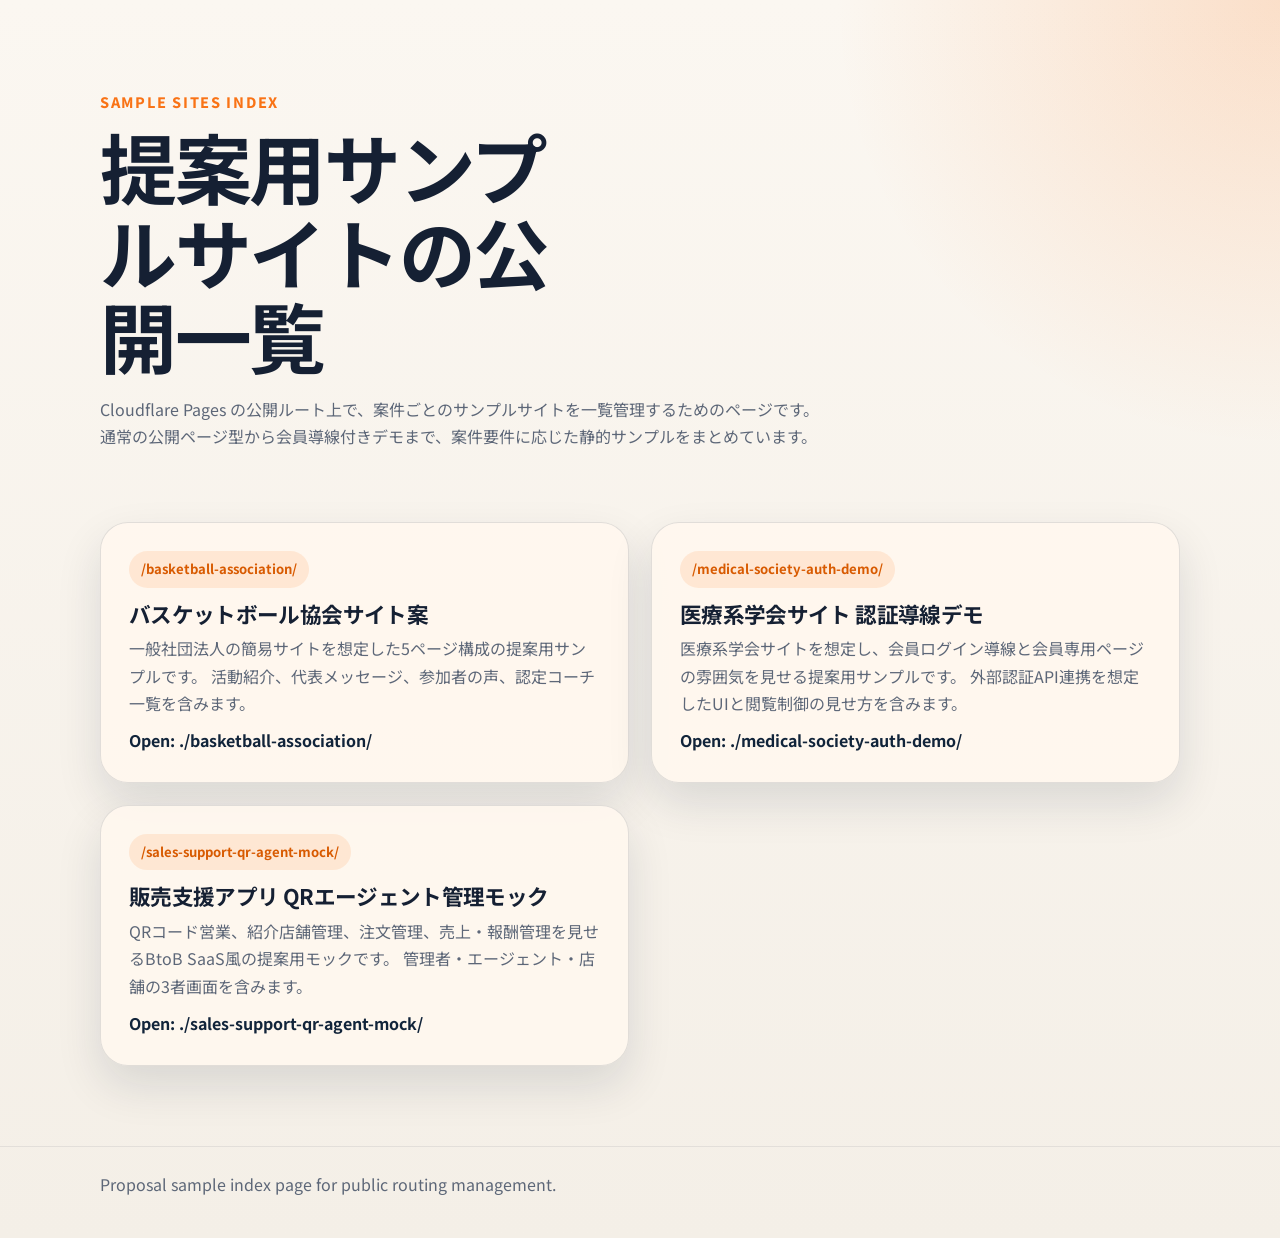
<file: sample-site/index.html>
<!DOCTYPE html>
<html lang="ja">
<head>
  <meta charset="utf-8">
  <meta name="viewport" content="width=device-width, initial-scale=1">
  <title>Sample Sites Index</title>
  <meta name="description" content="提案用サンプルサイトの公開一覧ページです。">
  <style>
    :root {
      --bg: #f4efe7;
      --surface: rgba(255, 248, 239, 0.9);
      --line: rgba(12, 36, 62, 0.12);
      --text: #152033;
      --muted: #5d6778;
      --navy: #11243a;
      --orange: #f97316;
      --shadow: 0 20px 45px rgba(17, 36, 58, 0.12);
      --container: min(1080px, calc(100% - 40px));
    }

    * { box-sizing: border-box; }

    body {
      margin: 0;
      font-family: "Noto Sans JP", sans-serif;
      color: var(--text);
      line-height: 1.7;
      background:
        radial-gradient(circle at top right, rgba(249, 115, 22, 0.18), transparent 25%),
        linear-gradient(180deg, #fbf7f1 0%, var(--bg) 100%);
    }

    a {
      color: inherit;
      text-decoration: none;
    }

    .container {
      width: var(--container);
      margin: 0 auto;
    }

    .hero {
      padding: 72px 0 40px;
    }

    .eyebrow {
      margin: 0 0 10px;
      color: var(--orange);
      font-size: 0.9rem;
      font-weight: 800;
      letter-spacing: 0.12em;
      text-transform: uppercase;
    }

    h1, h2 {
      margin: 0;
      line-height: 1.1;
      letter-spacing: -0.03em;
    }

    h1 {
      font-size: clamp(2.4rem, 6vw, 4.8rem);
      max-width: 10ch;
    }

    h2 {
      font-size: 1.35rem;
    }

    p {
      margin: 0;
      color: var(--muted);
    }

    .hero p {
      max-width: 720px;
      margin-top: 18px;
    }

    .section {
      padding: 32px 0 80px;
    }

    .grid {
      display: grid;
      grid-template-columns: repeat(2, minmax(0, 1fr));
      gap: 22px;
    }

    .card {
      display: block;
      padding: 28px;
      border: 1px solid var(--line);
      border-radius: 28px;
      background: var(--surface);
      box-shadow: var(--shadow);
      transition: transform 180ms ease, border-color 180ms ease;
    }

    .card:hover {
      transform: translateY(-4px);
      border-color: rgba(249, 115, 22, 0.35);
    }

    .card .slug {
      display: inline-flex;
      align-items: center;
      padding: 7px 12px;
      border-radius: 999px;
      background: rgba(249, 115, 22, 0.12);
      color: #d85a00;
      font-size: 0.82rem;
      font-weight: 700;
    }

    .card h2 {
      margin-top: 14px;
    }

    .card p {
      margin-top: 10px;
    }

    .url {
      margin-top: 14px;
      color: var(--navy);
      font-weight: 700;
      word-break: break-word;
    }

    .footer {
      padding: 24px 0 40px;
      border-top: 1px solid rgba(17, 36, 58, 0.08);
    }

    @media (max-width: 760px) {
      .hero {
        padding-top: 52px;
      }

      .grid {
        grid-template-columns: 1fr;
      }

      .card {
        padding: 22px;
      }
    }
  </style>
  <link rel="preconnect" href="https://fonts.googleapis.com">
  <link rel="preconnect" href="https://fonts.gstatic.com" crossorigin>
  <link href="https://fonts.googleapis.com/css2?family=Noto+Sans+JP:wght@400;500;700;900&display=swap" rel="stylesheet">
</head>
<body>
  <main>
    <section class="hero">
      <div class="container">
        <p class="eyebrow">Sample Sites Index</p>
        <h1>提案用サンプルサイトの公開一覧</h1>
        <p>
          Cloudflare Pages の公開ルート上で、案件ごとのサンプルサイトを一覧管理するためのページです。
          通常の公開ページ型から会員導線付きデモまで、案件要件に応じた静的サンプルをまとめています。
        </p>
      </div>
    </section>

    <section class="section">
      <div class="container">
        <div class="grid">
          <a class="card" href="basketball-association/">
            <span class="slug">/basketball-association/</span>
            <h2>バスケットボール協会サイト案</h2>
            <p>
              一般社団法人の簡易サイトを想定した5ページ構成の提案用サンプルです。
              活動紹介、代表メッセージ、参加者の声、認定コーチ一覧を含みます。
            </p>
            <p class="url">Open: ./basketball-association/</p>
          </a>

          <a class="card" href="medical-society-auth-demo/">
            <span class="slug">/medical-society-auth-demo/</span>
            <h2>医療系学会サイト 認証導線デモ</h2>
            <p>
              医療系学会サイトを想定し、会員ログイン導線と会員専用ページの雰囲気を見せる提案用サンプルです。
              外部認証API連携を想定したUIと閲覧制御の見せ方を含みます。
            </p>
            <p class="url">Open: ./medical-society-auth-demo/</p>
          </a>

          <a class="card" href="sales-support-qr-agent-mock/">
            <span class="slug">/sales-support-qr-agent-mock/</span>
            <h2>販売支援アプリ QRエージェント管理モック</h2>
            <p>
              QRコード営業、紹介店舗管理、注文管理、売上・報酬管理を見せるBtoB SaaS風の提案用モックです。
              管理者・エージェント・店舗の3者画面を含みます。
            </p>
            <p class="url">Open: ./sales-support-qr-agent-mock/</p>
          </a>
        </div>
      </div>
    </section>
  </main>

  <footer class="footer">
    <div class="container">
      <p>Proposal sample index page for public routing management.</p>
    </div>
  </footer>
</body>
</html>
</file>
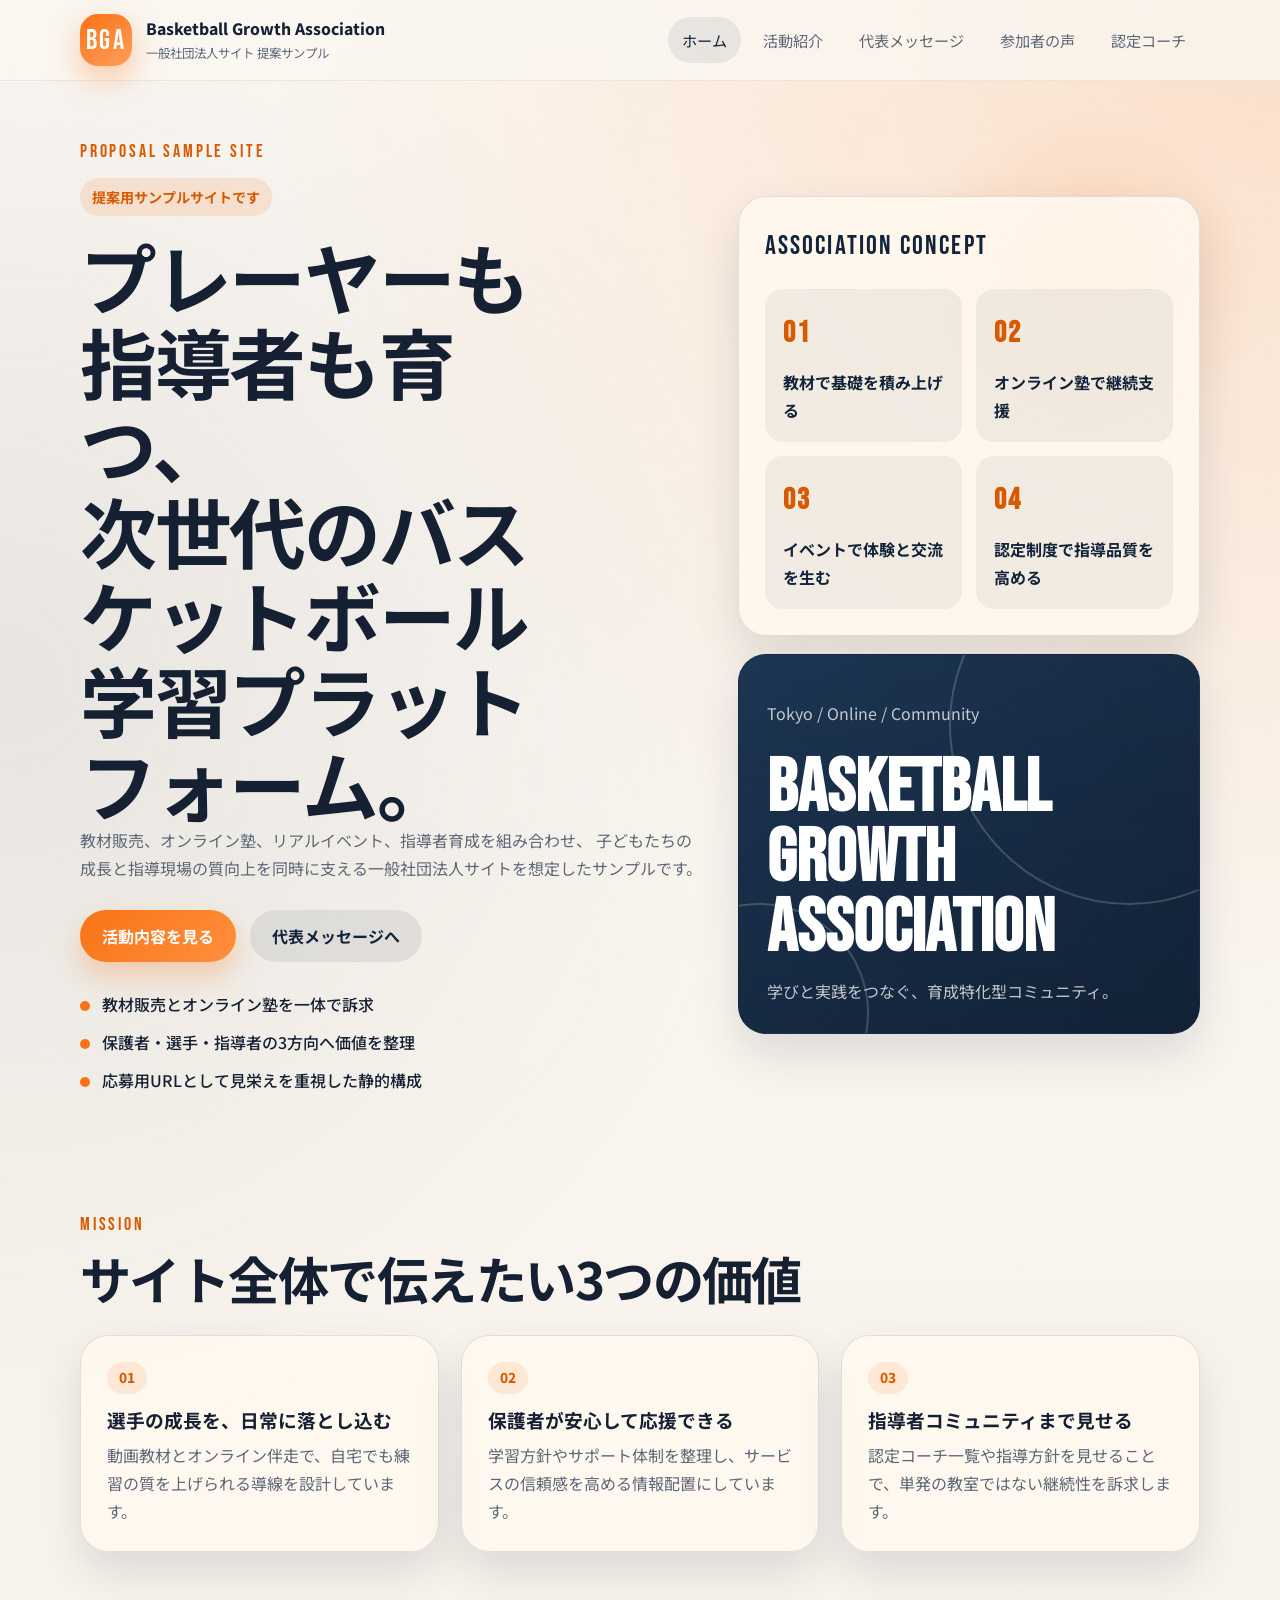
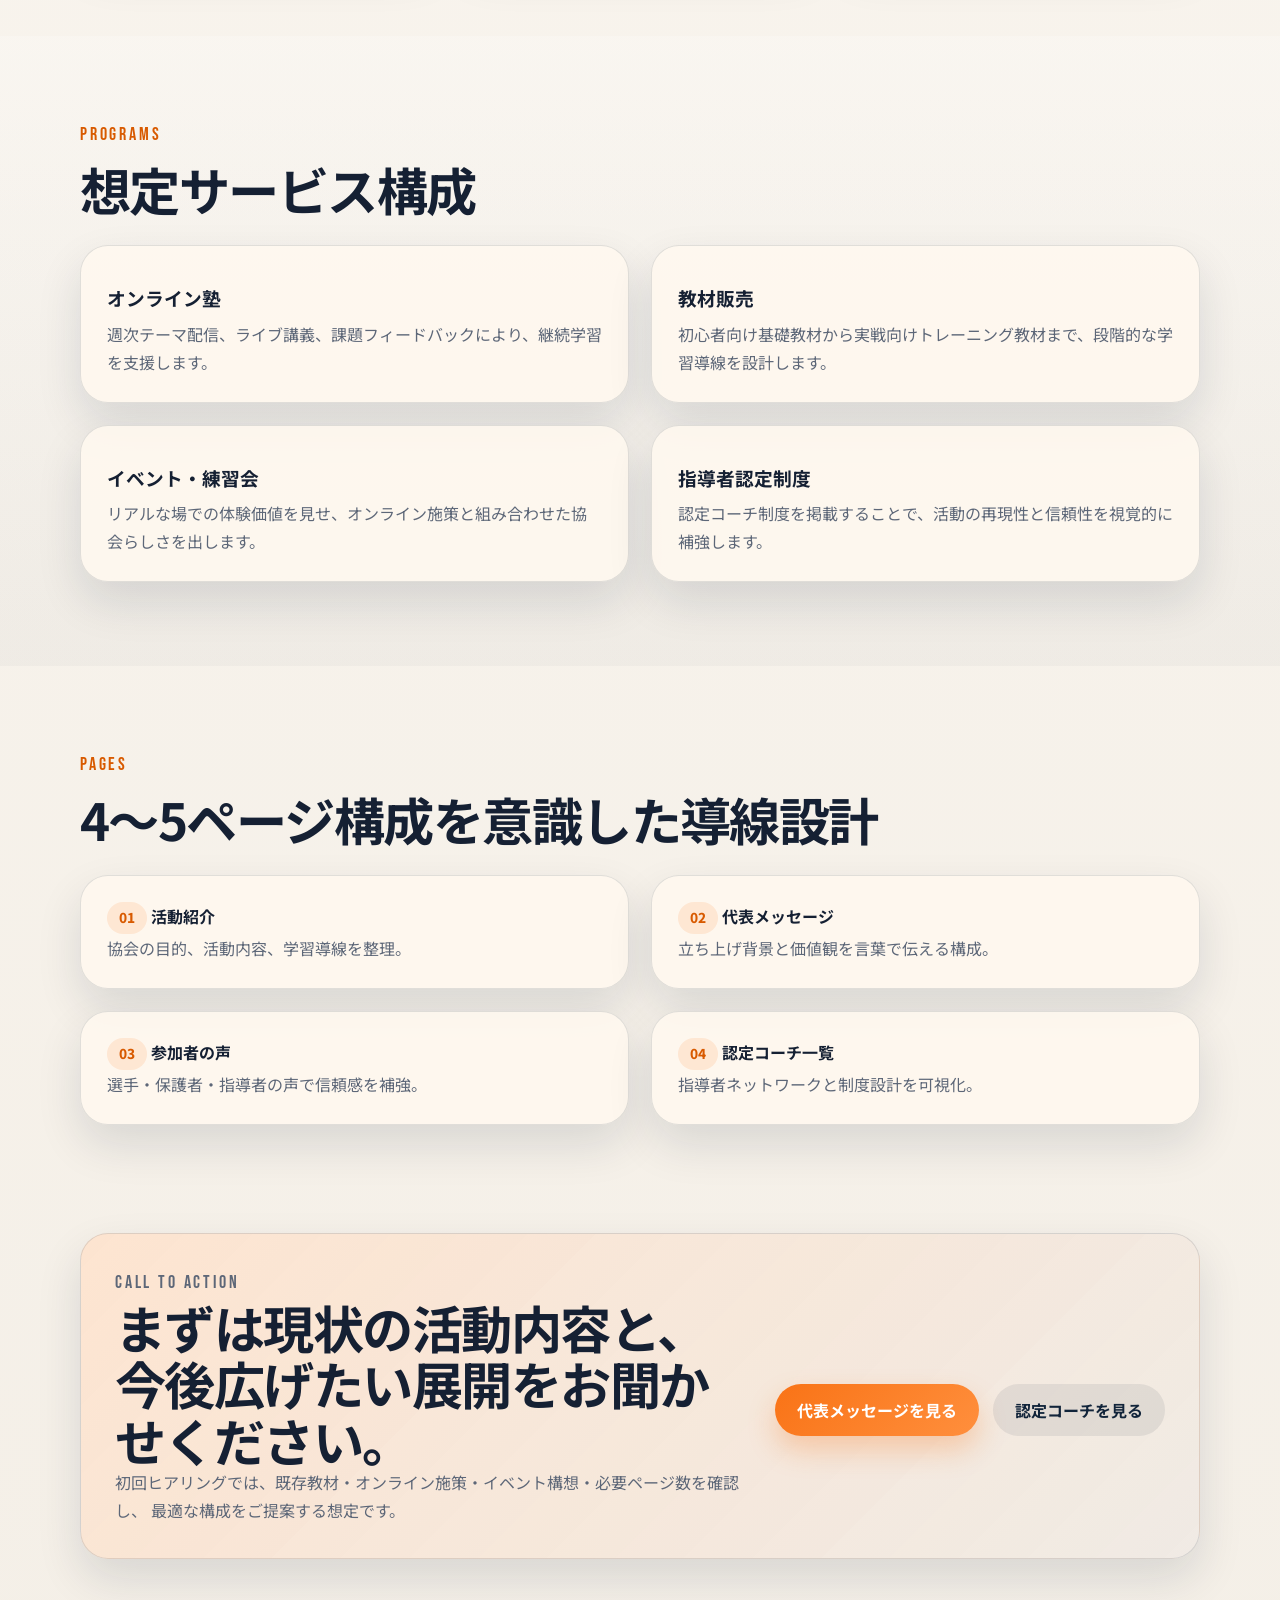
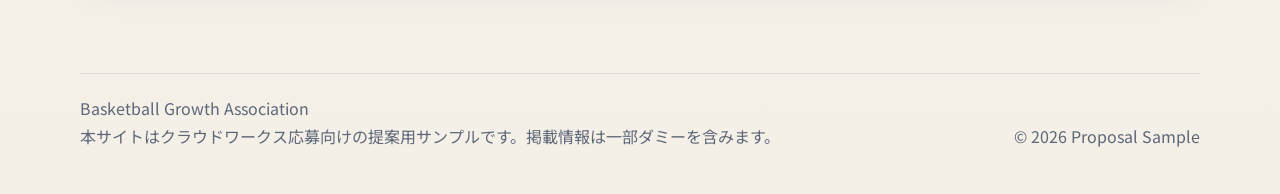
<file: projects/20260320_basketball_association/index.html>
<!DOCTYPE html>
<html lang="ja">
<head>
  <meta charset="utf-8">
  <meta name="viewport" content="width=device-width, initial-scale=1">
  <title>一般社団法人 BASKETBALL GROWTH ASSOCIATION | 提案用サンプル</title>
  <meta name="description" content="バスケットボール教材販売、オンライン塾、イベント運営を行う一般社団法人向けの提案用サンプルサイトです。">
  <link rel="preconnect" href="https://fonts.googleapis.com">
  <link rel="preconnect" href="https://fonts.gstatic.com" crossorigin>
  <link href="https://fonts.googleapis.com/css2?family=Bebas+Neue&family=Noto+Sans+JP:wght@400;500;700;900&display=swap" rel="stylesheet">
  <link rel="stylesheet" href="assets/css/style.css">
</head>
<body data-page="home">
  <div class="site-shell">
    <header class="site-header">
      <div class="container header-inner">
        <a class="brand" href="index.html" aria-label="トップページへ">
          <span class="brand-mark">BGA</span>
          <span class="brand-text">
            <strong>Basketball Growth Association</strong>
            <small>一般社団法人サイト 提案サンプル</small>
          </span>
        </a>
        <button class="menu-toggle" type="button" aria-expanded="false" aria-controls="site-nav">
          <span></span>
          <span></span>
          <span></span>
          <span class="sr-only">メニューを開く</span>
        </button>
        <nav class="site-nav" id="site-nav" aria-label="主要ナビゲーション">
          <a href="index.html" data-nav="home">ホーム</a>
          <a href="about.html" data-nav="about">活動紹介</a>
          <a href="message.html" data-nav="message">代表メッセージ</a>
          <a href="voices.html" data-nav="voices">参加者の声</a>
          <a href="coaches.html" data-nav="coaches">認定コーチ</a>
        </nav>
      </div>
    </header>

    <main>
      <section class="hero hero-home">
        <div class="container hero-grid">
          <div class="hero-copy">
            <p class="eyebrow">Proposal Sample Site</p>
            <span class="sample-label">提案用サンプルサイトです</span>
            <h1>プレーヤーも指導者も育つ、<br>次世代のバスケットボール学習プラットフォーム。</h1>
            <p class="lead">
              教材販売、オンライン塾、リアルイベント、指導者育成を組み合わせ、
              子どもたちの成長と指導現場の質向上を同時に支える一般社団法人サイトを想定したサンプルです。
            </p>
            <div class="hero-actions">
              <a class="button button-primary" href="about.html">活動内容を見る</a>
              <a class="button button-secondary" href="message.html">代表メッセージへ</a>
            </div>
            <ul class="hero-points">
              <li>教材販売とオンライン塾を一体で訴求</li>
              <li>保護者・選手・指導者の3方向へ価値を整理</li>
              <li>応募用URLとして見栄えを重視した静的構成</li>
            </ul>
          </div>
          <div class="hero-panel">
            <div class="score-card">
              <p class="score-heading">Association Concept</p>
              <div class="score-grid">
                <article>
                  <strong>01</strong>
                  <span>教材で基礎を積み上げる</span>
                </article>
                <article>
                  <strong>02</strong>
                  <span>オンライン塾で継続支援</span>
                </article>
                <article>
                  <strong>03</strong>
                  <span>イベントで体験と交流を生む</span>
                </article>
                <article>
                  <strong>04</strong>
                  <span>認定制度で指導品質を高める</span>
                </article>
              </div>
            </div>
            <div class="court-card">
              <p>Tokyo / Online / Community</p>
              <strong>Basketball<br>Growth<br>Association</strong>
              <span>学びと実践をつなぐ、育成特化型コミュニティ。</span>
            </div>
          </div>
        </div>
      </section>

      <section class="section">
        <div class="container">
          <div class="section-heading">
            <p class="eyebrow">Mission</p>
            <h2>サイト全体で伝えたい3つの価値</h2>
          </div>
          <div class="card-grid three">
            <article class="feature-card">
              <span class="feature-number">01</span>
              <h3>選手の成長を、日常に落とし込む</h3>
              <p>動画教材とオンライン伴走で、自宅でも練習の質を上げられる導線を設計しています。</p>
            </article>
            <article class="feature-card">
              <span class="feature-number">02</span>
              <h3>保護者が安心して応援できる</h3>
              <p>学習方針やサポート体制を整理し、サービスの信頼感を高める情報配置にしています。</p>
            </article>
            <article class="feature-card">
              <span class="feature-number">03</span>
              <h3>指導者コミュニティまで見せる</h3>
              <p>認定コーチ一覧や指導方針を見せることで、単発の教室ではない継続性を訴求します。</p>
            </article>
          </div>
        </div>
      </section>

      <section class="section section-contrast">
        <div class="container">
          <div class="section-heading">
            <p class="eyebrow">Programs</p>
            <h2>想定サービス構成</h2>
          </div>
          <div class="program-grid">
            <article class="program-card">
              <h3>オンライン塾</h3>
              <p>週次テーマ配信、ライブ講義、課題フィードバックにより、継続学習を支援します。</p>
            </article>
            <article class="program-card">
              <h3>教材販売</h3>
              <p>初心者向け基礎教材から実戦向けトレーニング教材まで、段階的な学習導線を設計します。</p>
            </article>
            <article class="program-card">
              <h3>イベント・練習会</h3>
              <p>リアルな場での体験価値を見せ、オンライン施策と組み合わせた協会らしさを出します。</p>
            </article>
            <article class="program-card">
              <h3>指導者認定制度</h3>
              <p>認定コーチ制度を掲載することで、活動の再現性と信頼性を視覚的に補強します。</p>
            </article>
          </div>
        </div>
      </section>

      <section class="section">
        <div class="container">
          <div class="section-heading">
            <p class="eyebrow">Pages</p>
            <h2>4〜5ページ構成を意識した導線設計</h2>
          </div>
          <div class="card-grid four">
            <a class="page-card" href="about.html">
              <span>01</span>
              <strong>活動紹介</strong>
              <p>協会の目的、活動内容、学習導線を整理。</p>
            </a>
            <a class="page-card" href="message.html">
              <span>02</span>
              <strong>代表メッセージ</strong>
              <p>立ち上げ背景と価値観を言葉で伝える構成。</p>
            </a>
            <a class="page-card" href="voices.html">
              <span>03</span>
              <strong>参加者の声</strong>
              <p>選手・保護者・指導者の声で信頼感を補強。</p>
            </a>
            <a class="page-card" href="coaches.html">
              <span>04</span>
              <strong>認定コーチ一覧</strong>
              <p>指導者ネットワークと制度設計を可視化。</p>
            </a>
          </div>
        </div>
      </section>

      <section class="section cta-section" id="contact">
        <div class="container cta-panel">
          <div>
            <p class="eyebrow">Call To Action</p>
            <h2>まずは現状の活動内容と、今後広げたい展開をお聞かせください。</h2>
            <p>
              初回ヒアリングでは、既存教材・オンライン施策・イベント構想・必要ページ数を確認し、
              最適な構成をご提案する想定です。
            </p>
          </div>
          <div class="cta-actions">
            <a class="button button-primary" href="message.html">代表メッセージを見る</a>
            <a class="button button-secondary" href="coaches.html">認定コーチを見る</a>
          </div>
        </div>
      </section>
    </main>

    <footer class="site-footer">
      <div class="container footer-inner">
        <div>
          <p class="footer-title">Basketball Growth Association</p>
          <p>本サイトはクラウドワークス応募向けの提案用サンプルです。掲載情報は一部ダミーを含みます。</p>
        </div>
        <p class="footer-copy">© <span id="year"></span> Proposal Sample</p>
      </div>
    </footer>
  </div>
  <script src="assets/js/main.js"></script>
</body>
</html>
</file>
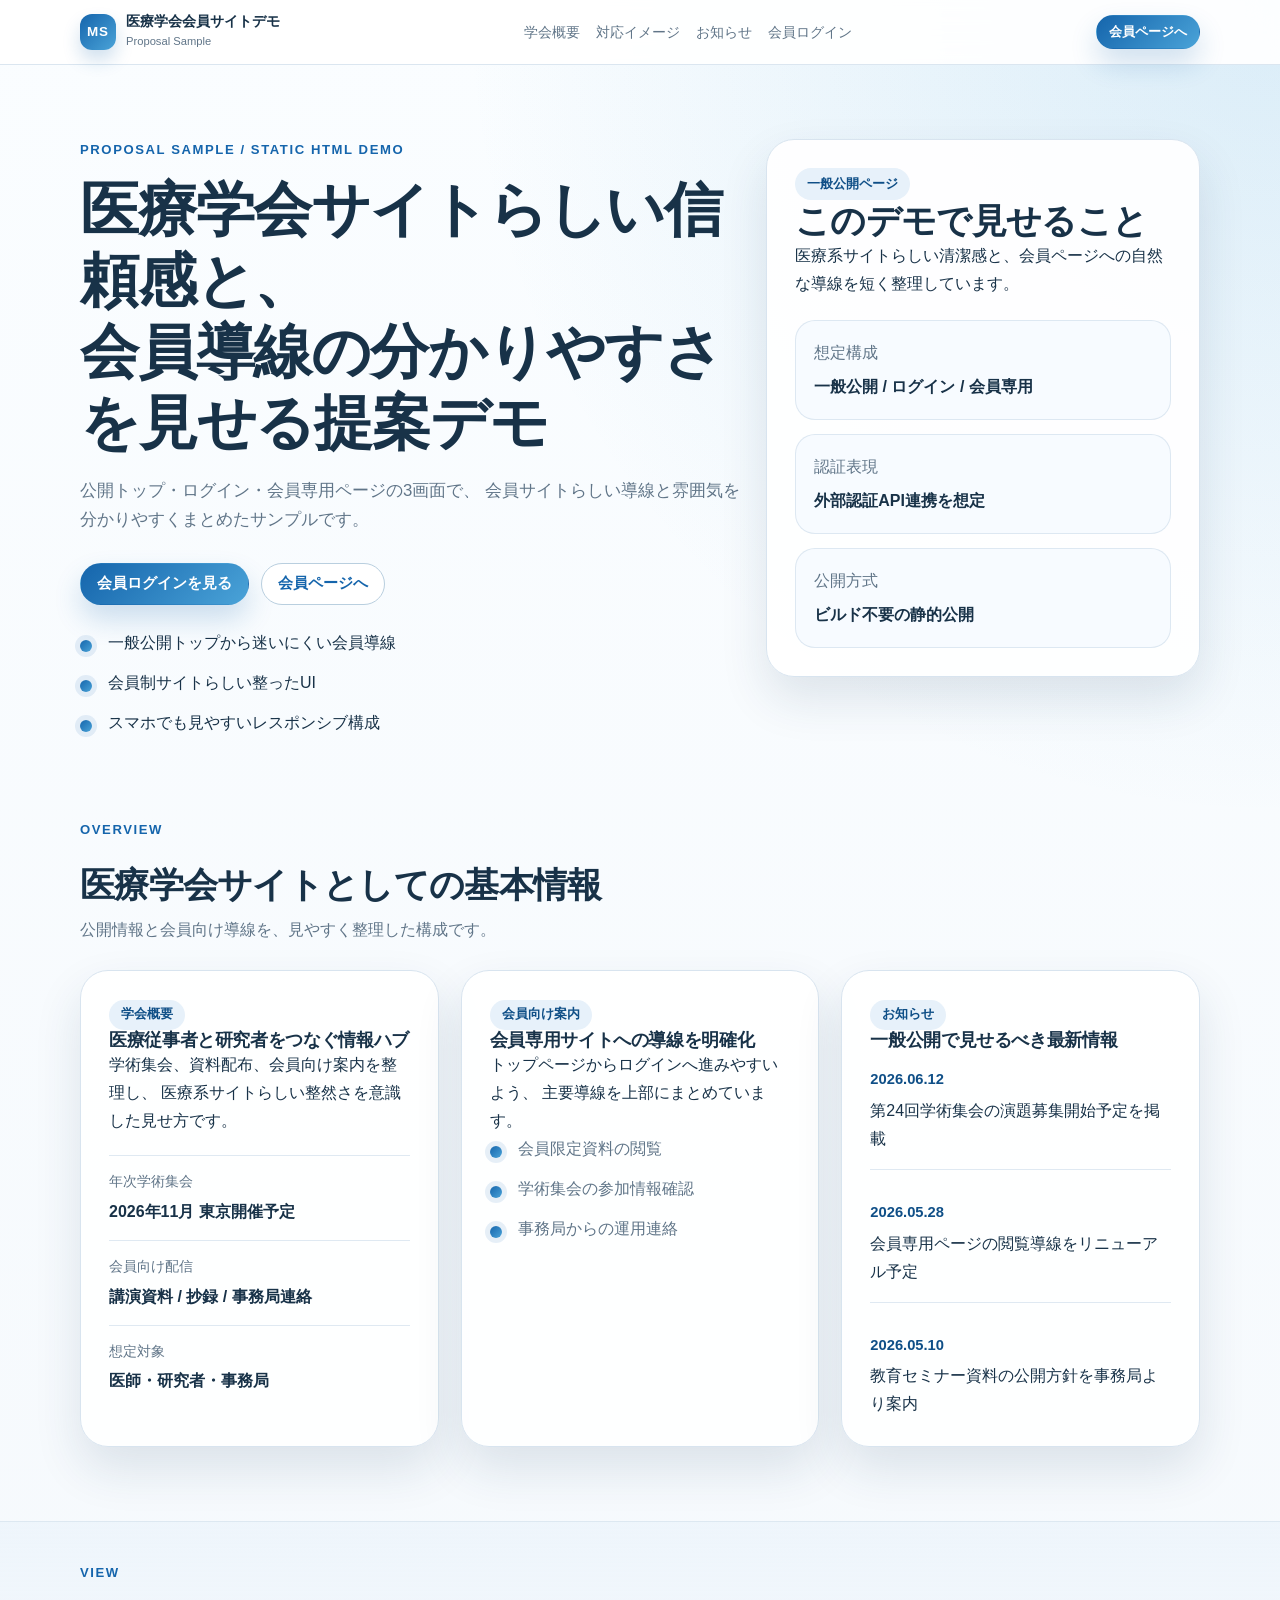
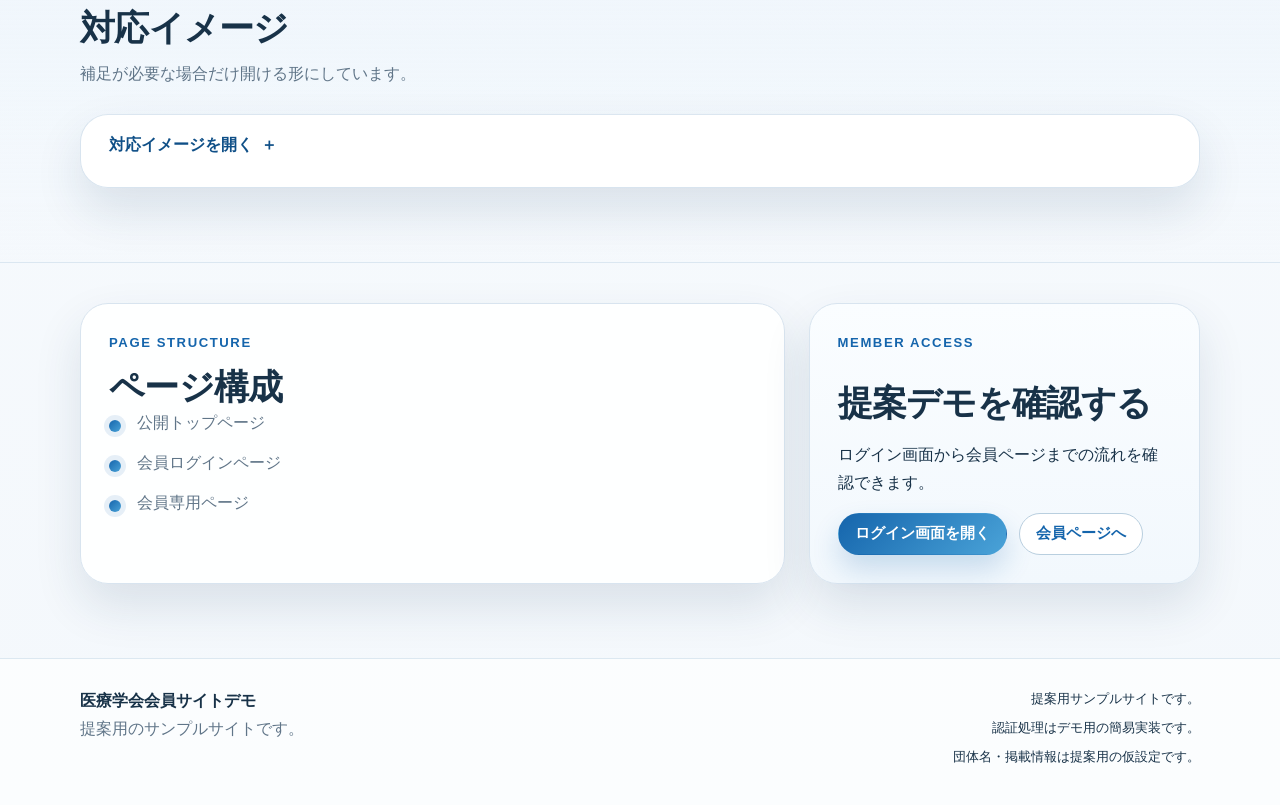
<file: sample-site/medical-society-auth-demo/index.html>
<!DOCTYPE html>
<html lang="ja">
<head>
  <meta charset="utf-8">
  <meta name="viewport" content="width=device-width, initial-scale=1">
  <title>医療系学会サイト 認証導線デモ | 提案用サンプル</title>
  <meta name="description" content="外部認証API連携を想定した、医療系学会サイト向け提案用サンプルです。ログイン導線と会員専用ページの雰囲気を静的サイトで表現しています。">
  <link rel="stylesheet" href="./assets/css/style.css">
  <script src="./assets/js/auth.js" defer></script>
  <script src="./assets/js/app.js" defer></script>
</head>
<body data-page="home">
  <header class="site-header">
    <div class="container header-inner">
      <a class="brand" href="./index.html" aria-label="トップページへ戻る">
        <span class="brand-mark">MS</span>
        <span class="brand-copy">
          <strong>医療学会会員サイトデモ</strong>
          <small>Proposal Sample</small>
        </span>
      </a>

      <nav class="site-nav" aria-label="グローバルナビゲーション">
        <a href="#overview">学会概要</a>
        <a href="#features">対応イメージ</a>
        <a href="#news">お知らせ</a>
        <a href="./login.html">会員ログイン</a>
      </nav>

      <a class="button button-primary button-sm" data-auth-cta href="./login.html">会員ページへ</a>
    </div>
  </header>

  <main>
    <section class="hero-section">
      <div class="container hero-grid">
        <div>
          <p class="eyebrow">Proposal Sample / Static HTML Demo</p>
          <h1>医療学会サイトらしい信頼感と、<br>会員導線の分かりやすさを見せる提案デモ</h1>
          <p class="lead">
            公開トップ・ログイン・会員専用ページの3画面で、
            会員サイトらしい導線と雰囲気を分かりやすくまとめたサンプルです。
          </p>

          <div class="hero-actions">
            <a class="button button-primary" href="./login.html">会員ログインを見る</a>
            <a class="button button-outline" data-auth-cta href="./login.html">会員ページへ</a>
          </div>

          <ul class="check-list">
            <li>一般公開トップから迷いにくい会員導線</li>
            <li>会員制サイトらしい整ったUI</li>
            <li>スマホでも見やすいレスポンシブ構成</li>
          </ul>
        </div>

        <aside class="hero-panel">
          <span class="badge badge-soft" data-auth-status>一般公開ページ</span>
          <h2>このデモで見せること</h2>
          <p>
            医療系サイトらしい清潔感と、会員ページへの自然な導線を短く整理しています。
          </p>

          <div class="metric-stack">
            <div class="metric-item">
              <span>想定構成</span>
              <strong>一般公開 / ログイン / 会員専用</strong>
            </div>
            <div class="metric-item">
              <span>認証表現</span>
              <strong>外部認証API連携を想定</strong>
            </div>
            <div class="metric-item">
              <span>公開方式</span>
              <strong>ビルド不要の静的公開</strong>
            </div>
          </div>
        </aside>
      </div>
    </section>

    <section class="section" id="overview">
      <div class="container">
        <div class="section-heading">
          <p class="eyebrow">Overview</p>
          <h2>医療学会サイトとしての基本情報</h2>
          <p>公開情報と会員向け導線を、見やすく整理した構成です。</p>
        </div>

        <div class="card-grid card-grid-3">
          <article class="card">
            <span class="card-label">学会概要</span>
            <h3>医療従事者と研究者をつなぐ情報ハブ</h3>
            <p>
              学術集会、資料配布、会員向け案内を整理し、
              医療系サイトらしい整然さを意識した見せ方です。
            </p>
            <dl class="mini-stats">
              <div>
                <dt>年次学術集会</dt>
                <dd>2026年11月 東京開催予定</dd>
              </div>
              <div>
                <dt>会員向け配信</dt>
                <dd>講演資料 / 抄録 / 事務局連絡</dd>
              </div>
              <div>
                <dt>想定対象</dt>
                <dd>医師・研究者・事務局</dd>
              </div>
            </dl>
          </article>

          <article class="card">
            <span class="card-label">会員向け案内</span>
            <h3>会員専用サイトへの導線を明確化</h3>
            <p>
              トップページからログインへ進みやすいよう、
              主要導線を上部にまとめています。
            </p>
            <ul class="feature-list">
              <li>会員限定資料の閲覧</li>
              <li>学術集会の参加情報確認</li>
              <li>事務局からの運用連絡</li>
            </ul>
          </article>

          <article class="card" id="news">
            <span class="card-label">お知らせ</span>
            <h3>一般公開で見せるべき最新情報</h3>
            <ul class="notice-list">
              <li>
                <strong>2026.06.12</strong>
                <span>第24回学術集会の演題募集開始予定を掲載</span>
              </li>
              <li>
                <strong>2026.05.28</strong>
                <span>会員専用ページの閲覧導線をリニューアル予定</span>
              </li>
              <li>
                <strong>2026.05.10</strong>
                <span>教育セミナー資料の公開方針を事務局より案内</span>
              </li>
            </ul>
          </article>
        </div>
      </div>
    </section>

    <section class="section section-alt" id="features">
      <div class="container">
        <div class="section-heading">
          <p class="eyebrow">View</p>
          <h2>対応イメージ</h2>
          <p>補足が必要な場合だけ開ける形にしています。</p>
        </div>

        <details class="card fold-card">
          <summary>対応イメージを開く</summary>
          <div class="fold-body card-grid card-grid-4">
            <article class="card feature-card">
              <span class="icon-badge">01</span>
              <h3>外部認証導線</h3>
              <p>ログイン画面から会員ページへ進む流れを整理しています。</p>
            </article>

            <article class="card feature-card">
              <span class="icon-badge">02</span>
              <h3>閲覧制御</h3>
              <p>会員専用ページの保護された雰囲気を表現しています。</p>
            </article>

            <article class="card feature-card">
              <span class="icon-badge">03</span>
              <h3>状態表示</h3>
              <p>ログイン中の表示やログアウト導線を簡潔に配置しています。</p>
            </article>

            <article class="card feature-card">
              <span class="icon-badge">04</span>
              <h3>組み込みやすさ</h3>
              <p>静的構成で確認しやすい画面設計にしています。</p>
            </article>
          </div>
        </details>
      </div>
    </section>

    <section class="section">
      <div class="container split-panel">
        <div class="card">
          <p class="eyebrow">Page Structure</p>
          <h2>ページ構成</h2>
          <ul class="feature-list">
            <li>公開トップページ</li>
            <li>会員ログインページ</li>
            <li>会員専用ページ</li>
          </ul>
        </div>

        <aside class="card soft-card cta-card">
          <p class="eyebrow">Member Access</p>
          <h2>提案デモを確認する</h2>
          <p>
            ログイン画面から会員ページまでの流れを確認できます。
          </p>
          <div class="stack-buttons">
            <a class="button button-primary" href="./login.html">ログイン画面を開く</a>
            <a class="button button-outline" data-auth-cta href="./login.html">会員ページへ</a>
          </div>
        </aside>
      </div>
    </section>
  </main>

  <footer class="site-footer">
    <div class="container footer-inner">
      <div>
        <strong>医療学会会員サイトデモ</strong>
        <p>提案用のサンプルサイトです。</p>
      </div>
      <div class="footer-notes">
        <small>提案用サンプルサイトです。</small>
        <small>認証処理はデモ用の簡易実装です。</small>
        <small>団体名・掲載情報は提案用の仮設定です。</small>
      </div>
    </div>
  </footer>
</body>
</html>
</file>
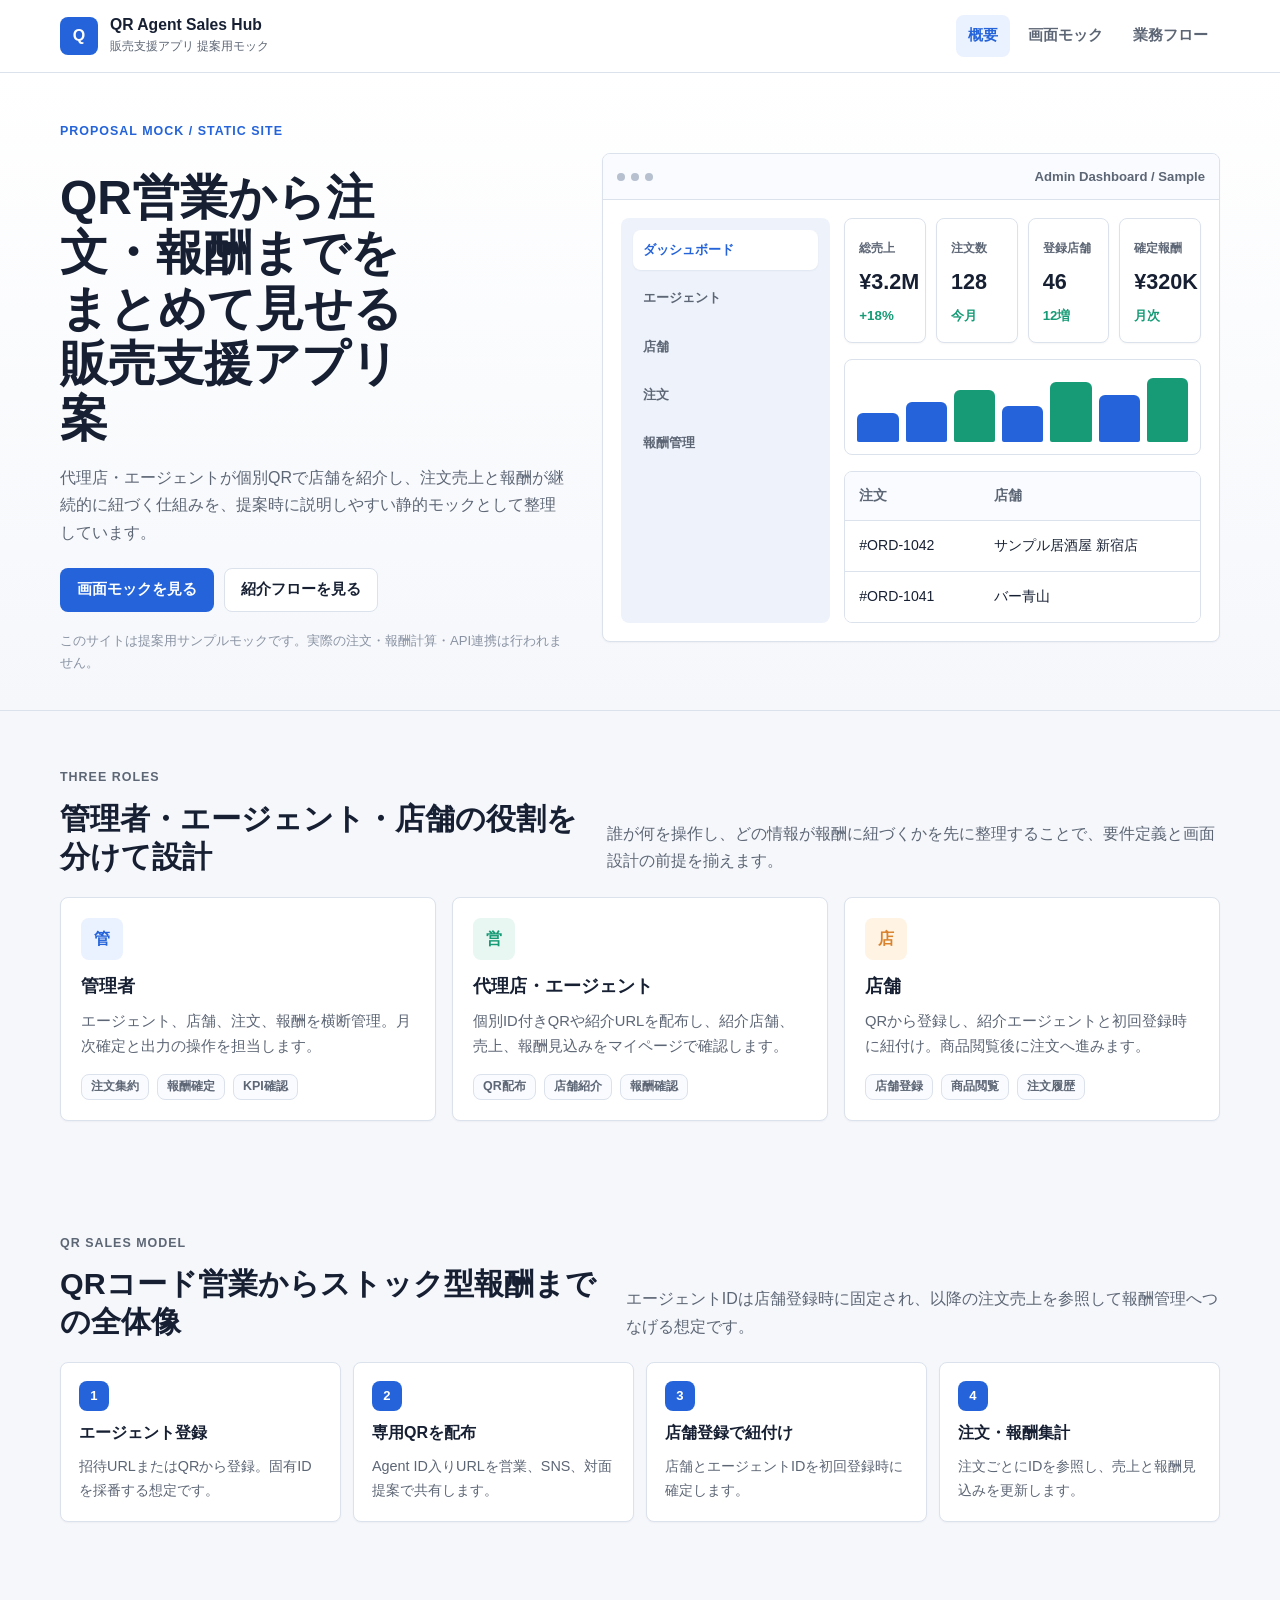
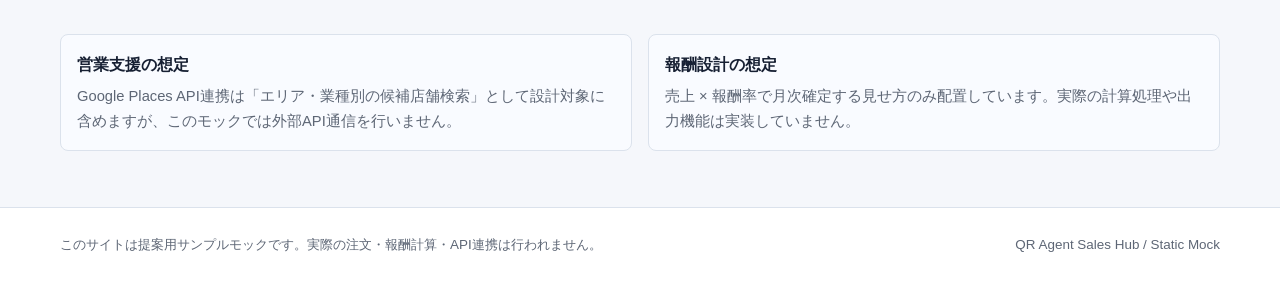
<file: sample-site/sales-support-qr-agent-mock/index.html>
<!DOCTYPE html>
<html lang="ja">
<head>
  <meta charset="utf-8">
  <meta name="viewport" content="width=device-width, initial-scale=1">
  <title>QR Agent Sales Hub | 販売支援アプリ提案モック</title>
  <meta name="description" content="QRコード営業、紹介店舗管理、注文管理、報酬管理を整理した販売支援アプリの提案用静的モックサイトです。">
  <link rel="stylesheet" href="assets/css/style.css">
</head>
<body data-page="home">
  <header class="site-header">
    <div class="container header-inner">
      <a class="brand" href="index.html" aria-label="トップページへ">
        <span class="brand-mark">Q</span>
        <span class="brand-text">
          <strong>QR Agent Sales Hub</strong>
          <span>販売支援アプリ 提案用モック</span>
        </span>
      </a>
      <button class="nav-toggle" type="button" data-nav-toggle aria-expanded="false" aria-label="メニューを開く">≡</button>
      <nav class="site-nav" data-site-nav aria-label="主要ナビゲーション">
        <a href="index.html" data-nav="home">概要</a>
        <a href="screens.html" data-nav="screens">画面モック</a>
        <a href="flow.html" data-nav="flow">業務フロー</a>
      </nav>
    </div>
  </header>

  <main class="page-main">
    <section class="hero">
      <div class="container hero-layout">
        <div class="hero-copy">
          <p class="eyebrow">Proposal Mock / Static Site</p>
          <h1>QR営業から注文・報酬までをまとめて見せる販売支援アプリ案</h1>
          <p class="lead">
            代理店・エージェントが個別QRで店舗を紹介し、注文売上と報酬が継続的に紐づく仕組みを、提案時に説明しやすい静的モックとして整理しています。
          </p>
          <div class="hero-actions">
            <a class="button button-primary" href="screens.html">画面モックを見る</a>
            <a class="button button-secondary" href="flow.html">紹介フローを見る</a>
          </div>
          <p class="note">このサイトは提案用サンプルモックです。実際の注文・報酬計算・API連携は行われません。</p>
        </div>

        <div class="mock-window" aria-label="管理ダッシュボード風モック">
          <div class="mock-toolbar">
            <div class="dot-group"><span class="dot"></span><span class="dot"></span><span class="dot"></span></div>
            <span class="mock-title">Admin Dashboard / Sample</span>
          </div>
          <div class="mock-body">
            <div class="dashboard-grid">
              <aside class="sidebar">
                <span class="active">ダッシュボード</span>
                <span>エージェント</span>
                <span>店舗</span>
                <span>注文</span>
                <span>報酬管理</span>
              </aside>
              <div class="grid">
                <div class="metric-grid">
                  <div class="metric-card"><span>総売上</span><strong>¥3.2M</strong><small>+18%</small></div>
                  <div class="metric-card"><span>注文数</span><strong>128</strong><small>今月</small></div>
                  <div class="metric-card"><span>登録店舗</span><strong>46</strong><small>12増</small></div>
                  <div class="metric-card"><span>確定報酬</span><strong>¥320K</strong><small>月次</small></div>
                </div>
                <div class="mini-chart" aria-label="売上推移グラフ風UI">
                  <span class="bar" style="height: 42%"></span>
                  <span class="bar" style="height: 58%"></span>
                  <span class="bar green" style="height: 74%"></span>
                  <span class="bar" style="height: 52%"></span>
                  <span class="bar green" style="height: 86%"></span>
                  <span class="bar" style="height: 68%"></span>
                  <span class="bar green" style="height: 92%"></span>
                </div>
                <div class="table-wrap">
                  <table class="data-table">
                    <thead>
                      <tr><th>注文</th><th>店舗</th><th>Agent ID</th><th>状態</th></tr>
                    </thead>
                    <tbody>
                      <tr><td>#ORD-1042</td><td>サンプル居酒屋 新宿店</td><td>AGT-0821</td><td><span class="status active">納品準備中</span></td></tr>
                      <tr><td>#ORD-1041</td><td>バー青山</td><td>AGT-0310</td><td><span class="status done">完了</span></td></tr>
                    </tbody>
                  </table>
                </div>
              </div>
            </div>
          </div>
        </div>
      </div>
    </section>

    <section class="section">
      <div class="container">
        <div class="section-heading">
          <div>
            <p class="eyebrow">Three Roles</p>
            <h2>管理者・エージェント・店舗の役割を分けて設計</h2>
          </div>
          <p>誰が何を操作し、どの情報が報酬に紐づくかを先に整理することで、要件定義と画面設計の前提を揃えます。</p>
        </div>
        <div class="grid grid-3">
          <article class="card">
            <span class="role-icon">管</span>
            <h3>管理者</h3>
            <p>エージェント、店舗、注文、報酬を横断管理。月次確定と出力の操作を担当します。</p>
            <div class="badge-row"><span class="badge">注文集約</span><span class="badge">報酬確定</span><span class="badge">KPI確認</span></div>
          </article>
          <article class="card">
            <span class="role-icon green">営</span>
            <h3>代理店・エージェント</h3>
            <p>個別ID付きQRや紹介URLを配布し、紹介店舗、売上、報酬見込みをマイページで確認します。</p>
            <div class="badge-row"><span class="badge">QR配布</span><span class="badge">店舗紹介</span><span class="badge">報酬確認</span></div>
          </article>
          <article class="card">
            <span class="role-icon amber">店</span>
            <h3>店舗</h3>
            <p>QRから登録し、紹介エージェントと初回登録時に紐付け。商品閲覧後に注文へ進みます。</p>
            <div class="badge-row"><span class="badge">店舗登録</span><span class="badge">商品閲覧</span><span class="badge">注文履歴</span></div>
          </article>
        </div>
      </div>
    </section>

    <section class="section">
      <div class="container">
        <div class="section-heading">
          <div>
            <p class="eyebrow">QR Sales Model</p>
            <h2>QRコード営業からストック型報酬までの全体像</h2>
          </div>
          <p>エージェントIDは店舗登録時に固定され、以降の注文売上を参照して報酬管理へつなげる想定です。</p>
        </div>
        <div class="workflow">
          <article class="flow-card">
            <span class="flow-number">1</span>
            <strong>エージェント登録</strong>
            <p>招待URLまたはQRから登録。固有IDを採番する想定です。</p>
          </article>
          <article class="flow-card">
            <span class="flow-number">2</span>
            <strong>専用QRを配布</strong>
            <p>Agent ID入りURLを営業、SNS、対面提案で共有します。</p>
          </article>
          <article class="flow-card">
            <span class="flow-number">3</span>
            <strong>店舗登録で紐付け</strong>
            <p>店舗とエージェントIDを初回登録時に確定します。</p>
          </article>
          <article class="flow-card">
            <span class="flow-number">4</span>
            <strong>注文・報酬集計</strong>
            <p>注文ごとにIDを参照し、売上と報酬見込みを更新します。</p>
          </article>
        </div>
      </div>
    </section>

    <section class="section">
      <div class="container">
        <div class="grid grid-2">
          <div class="callout">
            <strong>営業支援の想定</strong>
            <p>Google Places API連携は「エリア・業種別の候補店舗検索」として設計対象に含めますが、このモックでは外部API通信を行いません。</p>
          </div>
          <div class="callout">
            <strong>報酬設計の想定</strong>
            <p>売上 × 報酬率で月次確定する見せ方のみ配置しています。実際の計算処理や出力機能は実装していません。</p>
          </div>
        </div>
      </div>
    </section>
  </main>

  <footer class="site-footer">
    <div class="container footer-inner">
      <p>このサイトは提案用サンプルモックです。実際の注文・報酬計算・API連携は行われません。</p>
      <p>QR Agent Sales Hub / Static Mock</p>
    </div>
  </footer>
  <script src="assets/js/app.js"></script>
</body>
</html>
</file>
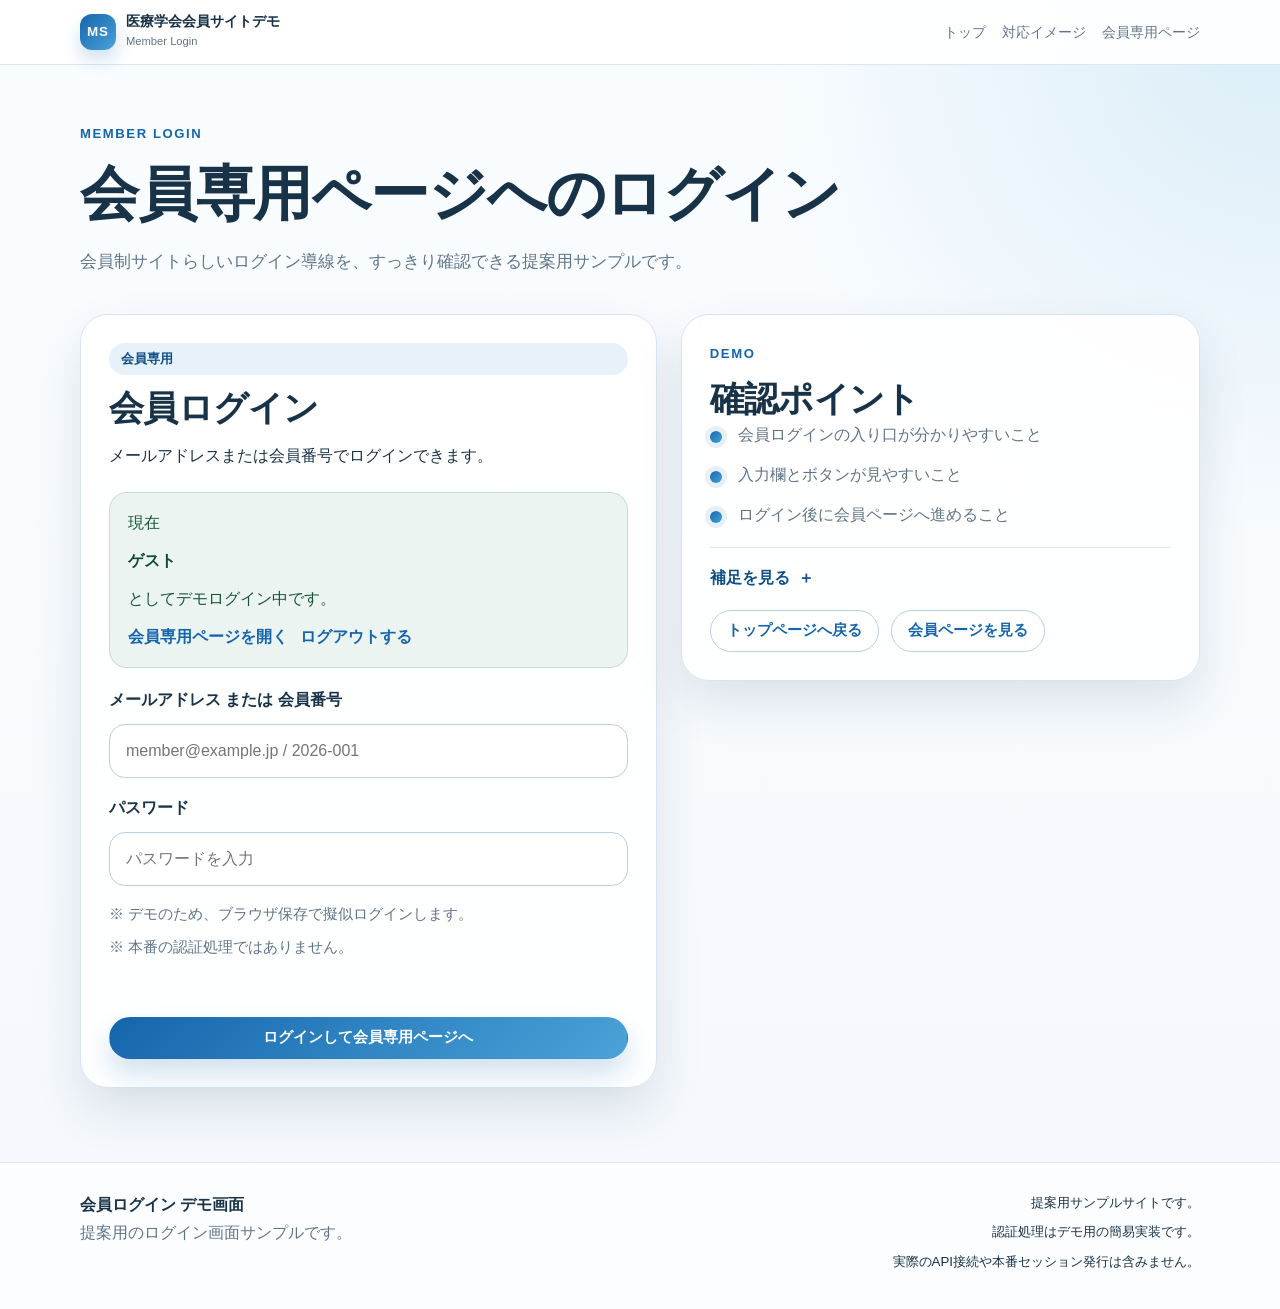
<file: sample-site/medical-society-auth-demo/member/index.html>
<!DOCTYPE html>
<html lang="ja">
<head>
  <meta charset="utf-8">
  <meta name="viewport" content="width=device-width, initial-scale=1">
  <title>会員専用ページ | 医療系学会サイト 認証導線デモ</title>
  <meta name="description" content="医療系学会サイト向け提案用サンプルの会員専用ページです。擬似ログイン後の閲覧制御と会員向け情報の雰囲気を確認できます。">
  <link rel="stylesheet" href="../assets/css/style.css">
  <script src="../assets/js/auth.js" defer></script>
  <script src="../assets/js/app.js" defer></script>
</head>
<body class="auth-pending protected-page" data-page="member" data-requires-auth="true">
  <header class="site-header site-header-dark">
    <div class="container header-inner">
      <a class="brand" href="../index.html" aria-label="トップページへ戻る">
        <span class="brand-mark">MS</span>
        <span class="brand-copy">
          <strong>医療学会会員サイトデモ</strong>
          <small>Member Area</small>
        </span>
      </a>

      <nav class="site-nav" aria-label="グローバルナビゲーション">
        <a href="../index.html">公開トップ</a>
        <a href="../login.html">ログイン画面</a>
      </nav>

      <button class="button button-secondary button-sm" type="button" data-logout data-logout-target="../login.html">ログアウト</button>
    </div>
  </header>

  <main>
    <section class="member-hero">
      <div class="container member-hero-grid">
        <div>
        <p class="eyebrow">Members Only</p>
        <h1>会員専用ページ</h1>
        <p class="lead narrow">
          ログイン後に閲覧できる会員専用ページの雰囲気を確認できるサンプルです。
        </p>

          <div class="session-row">
            <span class="badge badge-success">保護されたページ</span>
            <span class="session-text">ログイン中: <strong data-user-label>会員</strong></span>
            <span class="session-text">認証日時: <strong data-login-time>--</strong></span>
          </div>
        </div>

        <aside class="card dark-panel">
          <p class="eyebrow">Session</p>
          <h2>会員ステータス</h2>
          <p>ログイン中の状態を、シンプルに確認できる表示にしています。</p>
          <p class="panel-caption">現在の状態: <span data-auth-mode>デモセッション</span></p>
        </aside>
      </div>
    </section>

    <section class="section section-tight">
      <div class="container member-layout">
        <div class="content-stack">
          <article class="card">
            <div class="section-heading section-heading-left">
              <p class="eyebrow">Member Notice</p>
              <h2>会員向けお知らせ</h2>
            </div>
            <ul class="notice-list">
              <li>
                <strong>2026.06.15</strong>
                <span>第24回学術集会の参加登録ページを更新しました。</span>
              </li>
              <li>
                <strong>2026.06.03</strong>
                <span>教育講演アーカイブ資料を会員専用ページで公開予定です。</span>
              </li>
              <li>
                <strong>2026.05.21</strong>
                <span>年会費および登録情報確認の案内を事務局より掲載しました。</span>
              </li>
            </ul>
          </article>

          <article class="card">
            <div class="section-heading section-heading-left">
              <p class="eyebrow">Conference</p>
              <h2>学術集会・セミナー情報</h2>
            </div>
            <div class="card-grid card-grid-2">
              <div class="sub-card">
                <span class="card-label">年次学術集会</span>
                <h3>第24回 学術集会</h3>
                <p>会期: 2026年11月14日〜15日 / 会場: 東京国際フォーラム（想定）</p>
              </div>
              <div class="sub-card">
                <span class="card-label">教育セミナー</span>
                <h3>春季オンラインセミナー</h3>
                <p>最新の研究動向と会員向け教育コンテンツを整理して配信する想定です。</p>
              </div>
            </div>
          </article>

          <article class="card">
            <div class="section-heading section-heading-left">
              <p class="eyebrow">Downloads</p>
              <h2>資料ダウンロード風カード</h2>
            </div>
            <div class="card-grid card-grid-3">
              <div class="download-card">
                <span class="download-meta">PDF想定</span>
                <h3>会員向け運用ガイド</h3>
                <p>会員向け案内資料の表示例です。</p>
                <button class="text-link" type="button">表示例を見る</button>
              </div>
              <div class="download-card">
                <span class="download-meta">PDF想定</span>
                <h3>学術集会 参加案内</h3>
                <p>参加要項やスケジュールの表示例です。</p>
                <button class="text-link" type="button">表示例を見る</button>
              </div>
              <div class="download-card">
                <span class="download-meta">ZIP / 動画想定</span>
                <h3>教育講演アーカイブ</h3>
                <p>限定コンテンツ導線の表示例です。</p>
                <button class="text-link" type="button">表示例を見る</button>
              </div>
            </div>
          </article>
        </div>

        <aside class="sidebar-stack">
          <article class="card soft-card">
            <p class="eyebrow">Protected Content</p>
            <h2>限定コンテンツ一覧</h2>
            <ul class="feature-list">
              <li>講演資料アーカイブ</li>
              <li>委員会向け連絡掲示</li>
              <li>会員登録情報の確認導線</li>
              <li>オンラインセミナー資料</li>
            </ul>
          </article>

          <article class="card soft-card">
            <p class="eyebrow">Demo Note</p>
            <h2>補足</h2>
            <details class="fold-card">
              <summary>補足を見る</summary>
              <div class="fold-body">
                <p class="muted">
                  このページは提案用サンプルです。認証状態はブラウザ保存で管理しており、
                  本番のAPI認証や本格的なアクセス制御は含みません。
                </p>
              </div>
            </details>
            <button class="button button-outline button-block top-gap" type="button" data-logout data-logout-target="../login.html">ログアウトする</button>
          </article>
        </aside>
      </div>
    </section>
  </main>

  <footer class="site-footer site-footer-dark">
    <div class="container footer-inner">
      <div>
        <strong>会員専用ページ デモ</strong>
        <p>提案用の会員ページサンプルです。</p>
      </div>
      <div class="footer-notes">
        <small>提案用サンプルサイトです。</small>
        <small>認証処理はデモ用の簡易実装です。</small>
        <small>本番のアクセス制御やAPI連携ではありません。</small>
      </div>
    </div>
  </footer>
</body>
</html>
</file>
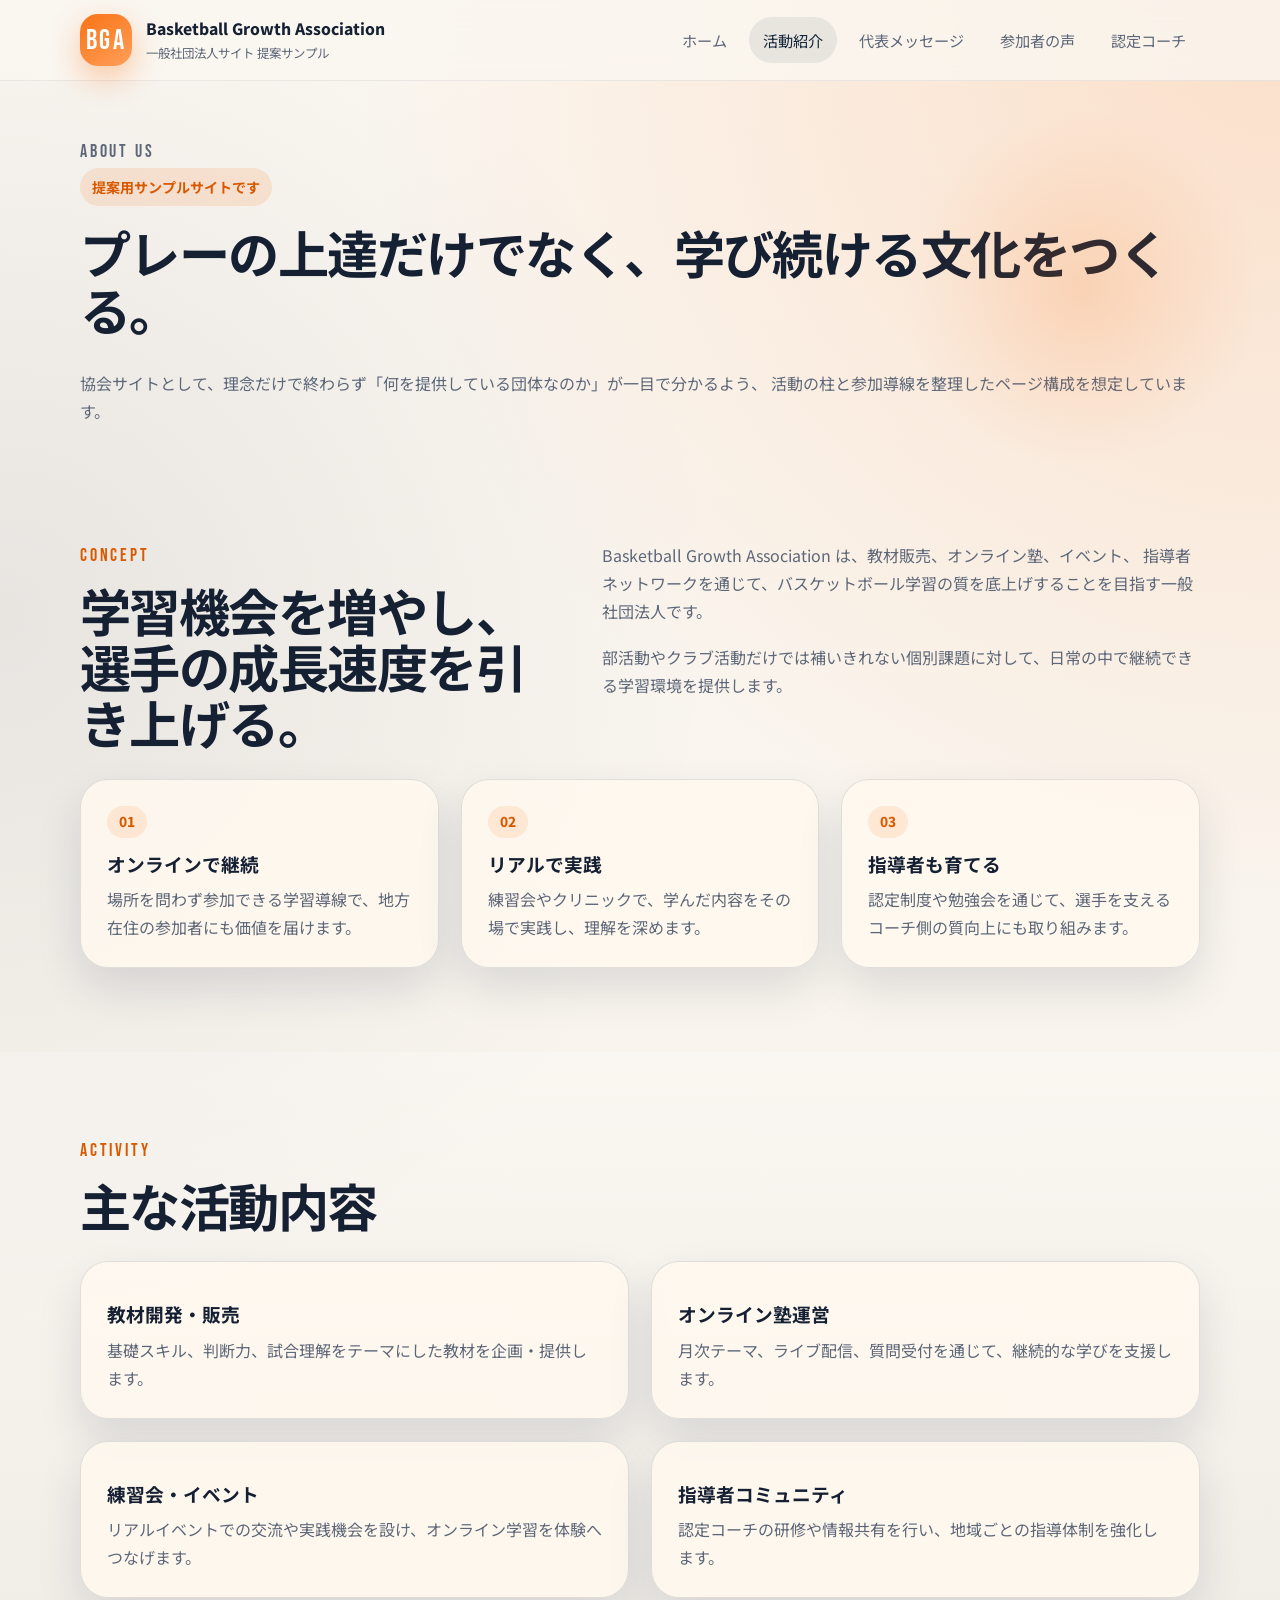
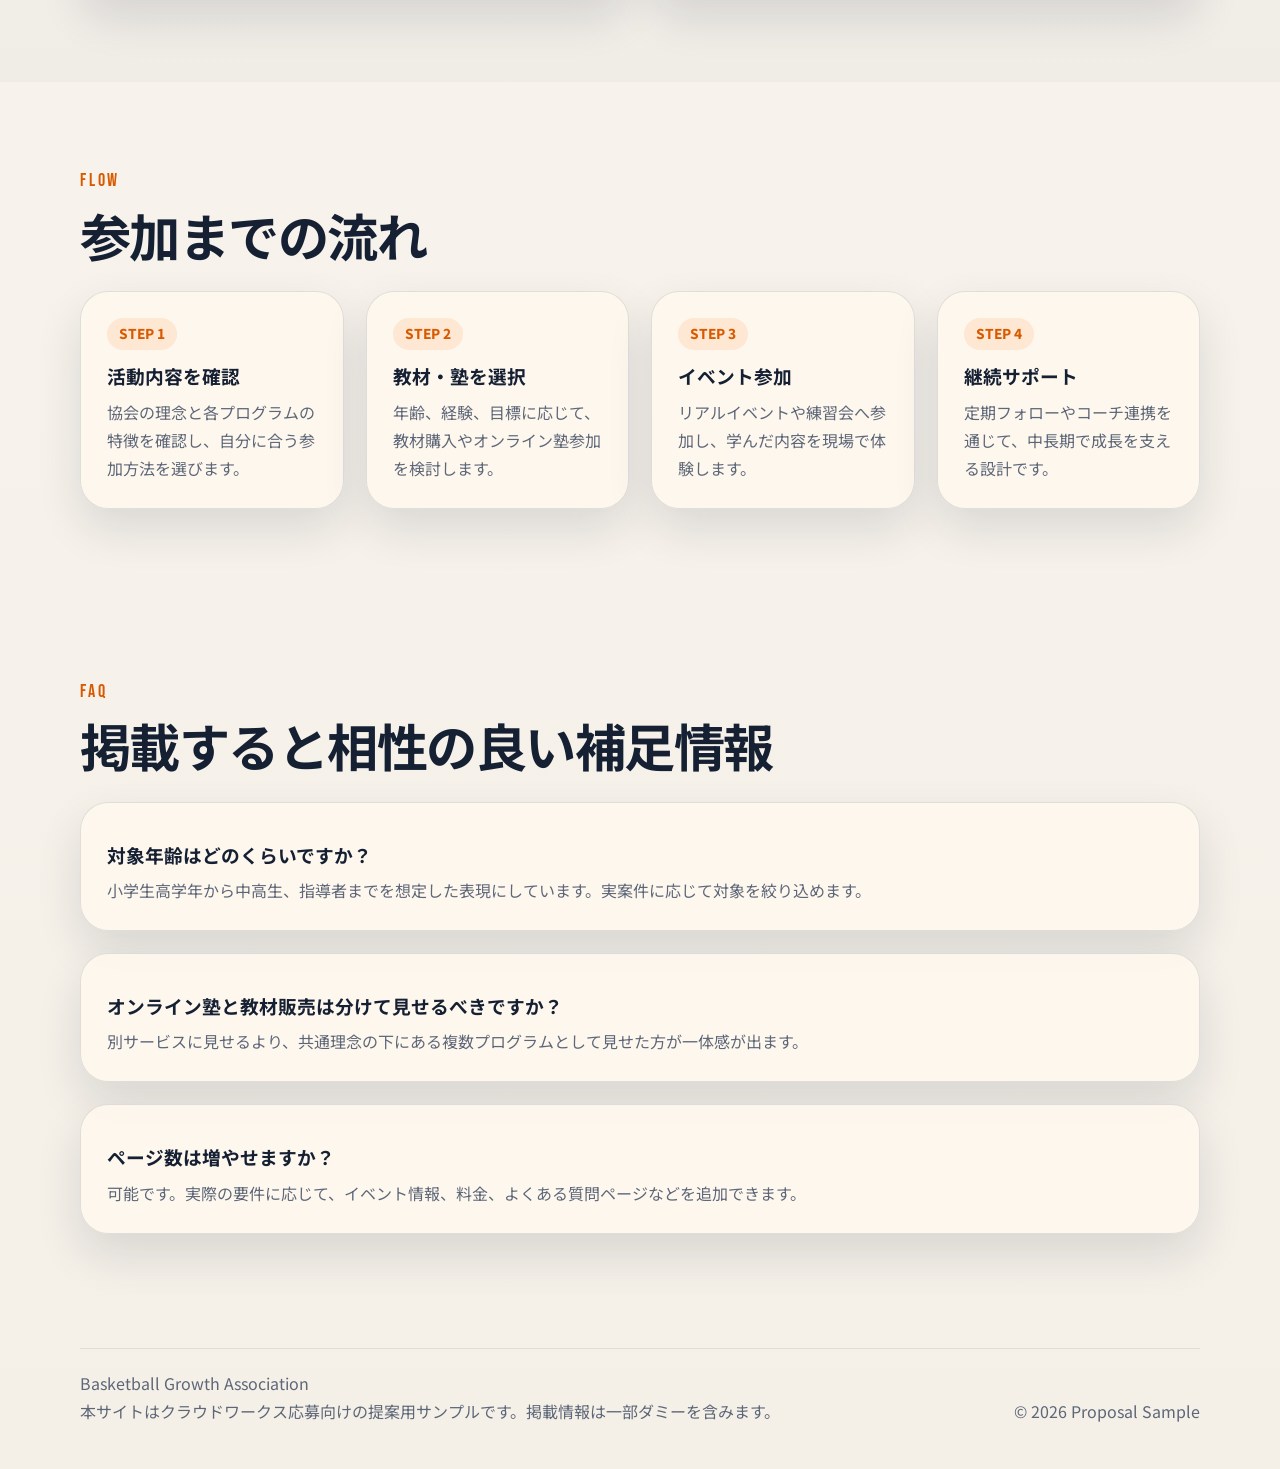
<file: projects/20260320_basketball_association/about.html>
<!DOCTYPE html>
<html lang="ja">
<head>
  <meta charset="utf-8">
  <meta name="viewport" content="width=device-width, initial-scale=1">
  <title>活動紹介 | Basketball Growth Association</title>
  <meta name="description" content="一般社団法人 Basketball Growth Association の活動内容を紹介する提案用サンプルページです。">
  <link rel="preconnect" href="https://fonts.googleapis.com">
  <link rel="preconnect" href="https://fonts.gstatic.com" crossorigin>
  <link href="https://fonts.googleapis.com/css2?family=Bebas+Neue&family=Noto+Sans+JP:wght@400;500;700;900&display=swap" rel="stylesheet">
  <link rel="stylesheet" href="assets/css/style.css">
</head>
<body data-page="about">
  <div class="site-shell">
    <header class="site-header">
      <div class="container header-inner">
        <a class="brand" href="index.html" aria-label="トップページへ">
          <span class="brand-mark">BGA</span>
          <span class="brand-text">
            <strong>Basketball Growth Association</strong>
            <small>一般社団法人サイト 提案サンプル</small>
          </span>
        </a>
        <button class="menu-toggle" type="button" aria-expanded="false" aria-controls="site-nav">
          <span></span>
          <span></span>
          <span></span>
          <span class="sr-only">メニューを開く</span>
        </button>
        <nav class="site-nav" id="site-nav" aria-label="主要ナビゲーション">
          <a href="index.html" data-nav="home">ホーム</a>
          <a href="about.html" data-nav="about">活動紹介</a>
          <a href="message.html" data-nav="message">代表メッセージ</a>
          <a href="voices.html" data-nav="voices">参加者の声</a>
          <a href="coaches.html" data-nav="coaches">認定コーチ</a>
        </nav>
      </div>
    </header>

    <main>
      <section class="sub-hero">
        <div class="container sub-hero-inner">
          <div>
            <p class="eyebrow">About Us</p>
            <span class="sample-label">提案用サンプルサイトです</span>
            <h1>プレーの上達だけでなく、学び続ける文化をつくる。</h1>
          </div>
          <p>
            協会サイトとして、理念だけで終わらず「何を提供している団体なのか」が一目で分かるよう、
            活動の柱と参加導線を整理したページ構成を想定しています。
          </p>
        </div>
      </section>

      <section class="section">
        <div class="container">
          <div class="split-layout">
            <div>
              <p class="eyebrow">Concept</p>
              <h2>学習機会を増やし、選手の成長速度を引き上げる。</h2>
            </div>
            <div class="stack-text">
              <p>
                Basketball Growth Association は、教材販売、オンライン塾、イベント、
                指導者ネットワークを通じて、バスケットボール学習の質を底上げすることを目指す一般社団法人です。
              </p>
              <p>
                部活動やクラブ活動だけでは補いきれない個別課題に対して、日常の中で継続できる学習環境を提供します。
              </p>
            </div>
          </div>
          <div class="card-grid three">
            <article class="feature-card">
              <span class="feature-number">01</span>
              <h3>オンラインで継続</h3>
              <p>場所を問わず参加できる学習導線で、地方在住の参加者にも価値を届けます。</p>
            </article>
            <article class="feature-card">
              <span class="feature-number">02</span>
              <h3>リアルで実践</h3>
              <p>練習会やクリニックで、学んだ内容をその場で実践し、理解を深めます。</p>
            </article>
            <article class="feature-card">
              <span class="feature-number">03</span>
              <h3>指導者も育てる</h3>
              <p>認定制度や勉強会を通じて、選手を支えるコーチ側の質向上にも取り組みます。</p>
            </article>
          </div>
        </div>
      </section>

      <section class="section section-contrast">
        <div class="container">
          <div class="section-heading">
            <p class="eyebrow">Activity</p>
            <h2>主な活動内容</h2>
          </div>
          <div class="card-grid four">
            <article class="info-card">
              <h3>教材開発・販売</h3>
              <p>基礎スキル、判断力、試合理解をテーマにした教材を企画・提供します。</p>
            </article>
            <article class="info-card">
              <h3>オンライン塾運営</h3>
              <p>月次テーマ、ライブ配信、質問受付を通じて、継続的な学びを支援します。</p>
            </article>
            <article class="info-card">
              <h3>練習会・イベント</h3>
              <p>リアルイベントでの交流や実践機会を設け、オンライン学習を体験へつなげます。</p>
            </article>
            <article class="info-card">
              <h3>指導者コミュニティ</h3>
              <p>認定コーチの研修や情報共有を行い、地域ごとの指導体制を強化します。</p>
            </article>
          </div>
        </div>
      </section>

      <section class="section">
        <div class="container">
          <div class="section-heading">
            <p class="eyebrow">Flow</p>
            <h2>参加までの流れ</h2>
          </div>
          <div class="timeline">
            <article>
              <span>STEP 1</span>
              <h3>活動内容を確認</h3>
              <p>協会の理念と各プログラムの特徴を確認し、自分に合う参加方法を選びます。</p>
            </article>
            <article>
              <span>STEP 2</span>
              <h3>教材・塾を選択</h3>
              <p>年齢、経験、目標に応じて、教材購入やオンライン塾参加を検討します。</p>
            </article>
            <article>
              <span>STEP 3</span>
              <h3>イベント参加</h3>
              <p>リアルイベントや練習会へ参加し、学んだ内容を現場で体験します。</p>
            </article>
            <article>
              <span>STEP 4</span>
              <h3>継続サポート</h3>
              <p>定期フォローやコーチ連携を通じて、中長期で成長を支える設計です。</p>
            </article>
          </div>
        </div>
      </section>

      <section class="section">
        <div class="container">
          <div class="section-heading">
            <p class="eyebrow">FAQ</p>
            <h2>掲載すると相性の良い補足情報</h2>
          </div>
          <div class="faq-list">
            <article>
              <h3>対象年齢はどのくらいですか？</h3>
              <p>小学生高学年から中高生、指導者までを想定した表現にしています。実案件に応じて対象を絞り込めます。</p>
            </article>
            <article>
              <h3>オンライン塾と教材販売は分けて見せるべきですか？</h3>
              <p>別サービスに見せるより、共通理念の下にある複数プログラムとして見せた方が一体感が出ます。</p>
            </article>
            <article>
              <h3>ページ数は増やせますか？</h3>
              <p>可能です。実際の要件に応じて、イベント情報、料金、よくある質問ページなどを追加できます。</p>
            </article>
          </div>
        </div>
      </section>
    </main>

    <footer class="site-footer">
      <div class="container footer-inner">
        <div>
          <p class="footer-title">Basketball Growth Association</p>
          <p>本サイトはクラウドワークス応募向けの提案用サンプルです。掲載情報は一部ダミーを含みます。</p>
        </div>
        <p class="footer-copy">© <span id="year"></span> Proposal Sample</p>
      </div>
    </footer>
  </div>
  <script src="assets/js/main.js"></script>
</body>
</html>
</file>
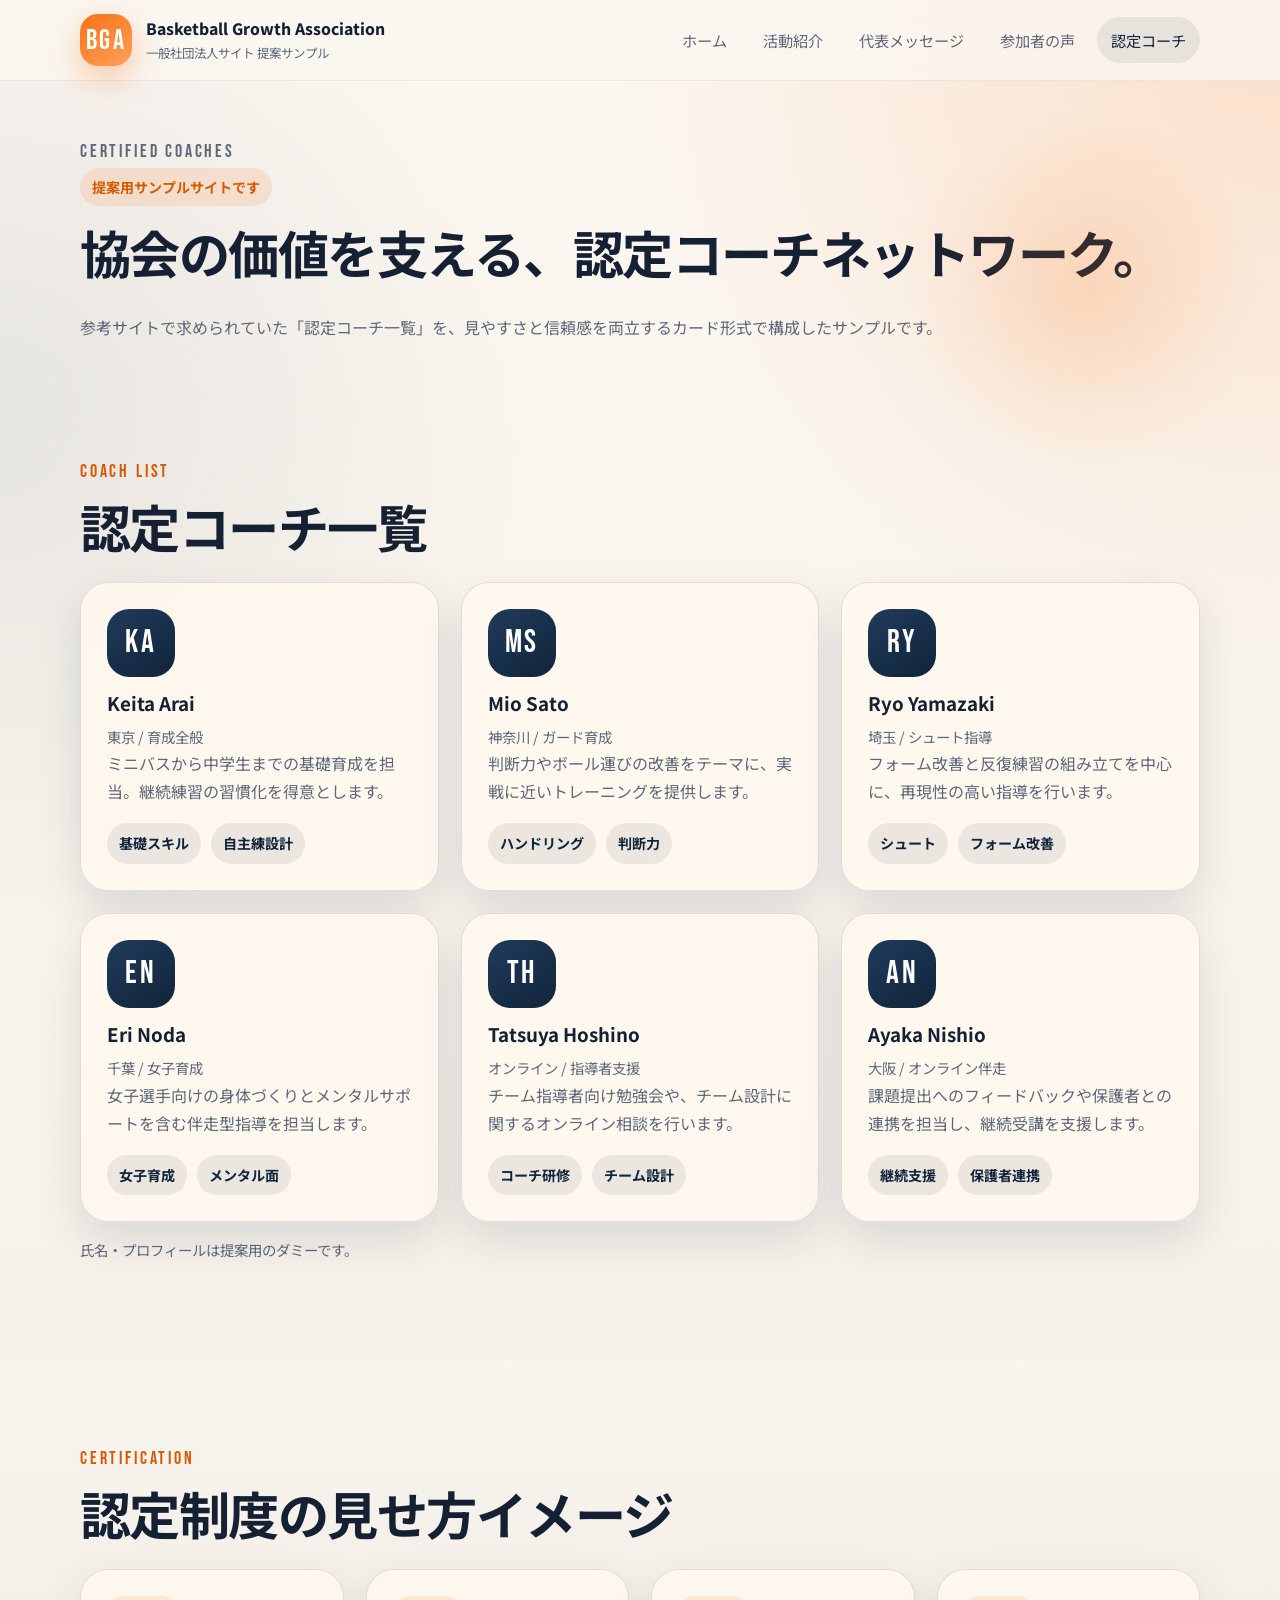
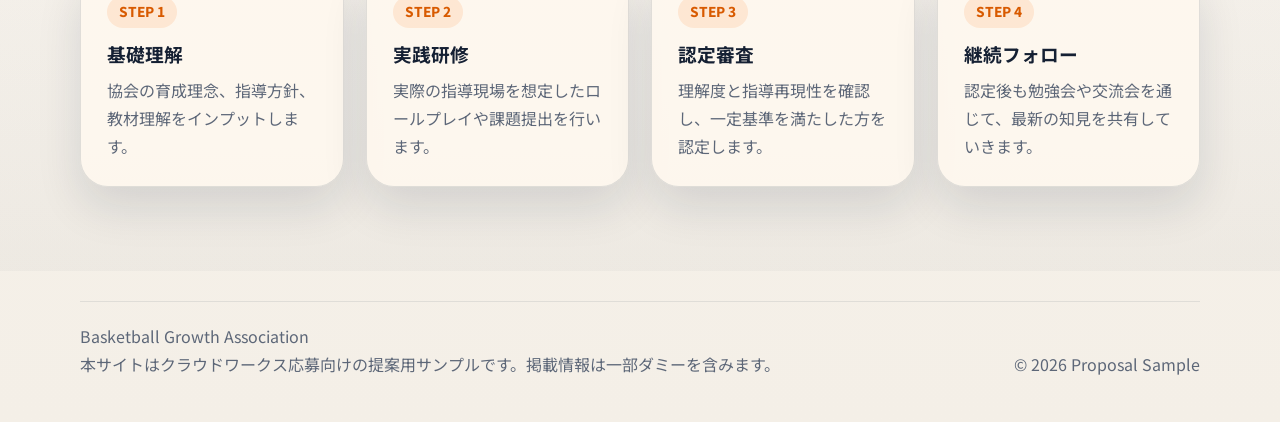
<file: projects/20260320_basketball_association/coaches.html>
<!DOCTYPE html>
<html lang="ja">
<head>
  <meta charset="utf-8">
  <meta name="viewport" content="width=device-width, initial-scale=1">
  <title>認定コーチ一覧 | Basketball Growth Association</title>
  <meta name="description" content="一般社団法人 Basketball Growth Association の認定コーチ一覧を掲載した提案用サンプルページです。">
  <link rel="preconnect" href="https://fonts.googleapis.com">
  <link rel="preconnect" href="https://fonts.gstatic.com" crossorigin>
  <link href="https://fonts.googleapis.com/css2?family=Bebas+Neue&family=Noto+Sans+JP:wght@400;500;700;900&display=swap" rel="stylesheet">
  <link rel="stylesheet" href="assets/css/style.css">
</head>
<body data-page="coaches">
  <div class="site-shell">
    <header class="site-header">
      <div class="container header-inner">
        <a class="brand" href="index.html" aria-label="トップページへ">
          <span class="brand-mark">BGA</span>
          <span class="brand-text">
            <strong>Basketball Growth Association</strong>
            <small>一般社団法人サイト 提案サンプル</small>
          </span>
        </a>
        <button class="menu-toggle" type="button" aria-expanded="false" aria-controls="site-nav">
          <span></span>
          <span></span>
          <span></span>
          <span class="sr-only">メニューを開く</span>
        </button>
        <nav class="site-nav" id="site-nav" aria-label="主要ナビゲーション">
          <a href="index.html" data-nav="home">ホーム</a>
          <a href="about.html" data-nav="about">活動紹介</a>
          <a href="message.html" data-nav="message">代表メッセージ</a>
          <a href="voices.html" data-nav="voices">参加者の声</a>
          <a href="coaches.html" data-nav="coaches">認定コーチ</a>
        </nav>
      </div>
    </header>

    <main>
      <section class="sub-hero">
        <div class="container sub-hero-inner">
          <div>
            <p class="eyebrow">Certified Coaches</p>
            <span class="sample-label">提案用サンプルサイトです</span>
            <h1>協会の価値を支える、認定コーチネットワーク。</h1>
          </div>
          <p>
            参考サイトで求められていた「認定コーチ一覧」を、見やすさと信頼感を両立するカード形式で構成したサンプルです。
          </p>
        </div>
      </section>

      <section class="section">
        <div class="container">
          <div class="section-heading">
            <p class="eyebrow">Coach List</p>
            <h2>認定コーチ一覧</h2>
          </div>
          <div class="coach-grid">
            <article class="coach-card">
              <div class="coach-avatar">KA</div>
              <h3>Keita Arai</h3>
              <p class="coach-meta">東京 / 育成全般</p>
              <p>ミニバスから中学生までの基礎育成を担当。継続練習の習慣化を得意とします。</p>
              <ul class="tag-list">
                <li>基礎スキル</li>
                <li>自主練設計</li>
              </ul>
            </article>
            <article class="coach-card">
              <div class="coach-avatar">MS</div>
              <h3>Mio Sato</h3>
              <p class="coach-meta">神奈川 / ガード育成</p>
              <p>判断力やボール運びの改善をテーマに、実戦に近いトレーニングを提供します。</p>
              <ul class="tag-list">
                <li>ハンドリング</li>
                <li>判断力</li>
              </ul>
            </article>
            <article class="coach-card">
              <div class="coach-avatar">RY</div>
              <h3>Ryo Yamazaki</h3>
              <p class="coach-meta">埼玉 / シュート指導</p>
              <p>フォーム改善と反復練習の組み立てを中心に、再現性の高い指導を行います。</p>
              <ul class="tag-list">
                <li>シュート</li>
                <li>フォーム改善</li>
              </ul>
            </article>
            <article class="coach-card">
              <div class="coach-avatar">EN</div>
              <h3>Eri Noda</h3>
              <p class="coach-meta">千葉 / 女子育成</p>
              <p>女子選手向けの身体づくりとメンタルサポートを含む伴走型指導を担当します。</p>
              <ul class="tag-list">
                <li>女子育成</li>
                <li>メンタル面</li>
              </ul>
            </article>
            <article class="coach-card">
              <div class="coach-avatar">TH</div>
              <h3>Tatsuya Hoshino</h3>
              <p class="coach-meta">オンライン / 指導者支援</p>
              <p>チーム指導者向け勉強会や、チーム設計に関するオンライン相談を行います。</p>
              <ul class="tag-list">
                <li>コーチ研修</li>
                <li>チーム設計</li>
              </ul>
            </article>
            <article class="coach-card">
              <div class="coach-avatar">AN</div>
              <h3>Ayaka Nishio</h3>
              <p class="coach-meta">大阪 / オンライン伴走</p>
              <p>課題提出へのフィードバックや保護者との連携を担当し、継続受講を支援します。</p>
              <ul class="tag-list">
                <li>継続支援</li>
                <li>保護者連携</li>
              </ul>
            </article>
          </div>
          <p class="disclaimer">氏名・プロフィールは提案用のダミーです。</p>
        </div>
      </section>

      <section class="section section-contrast">
        <div class="container">
          <div class="section-heading">
            <p class="eyebrow">Certification</p>
            <h2>認定制度の見せ方イメージ</h2>
          </div>
          <div class="timeline">
            <article>
              <span>STEP 1</span>
              <h3>基礎理解</h3>
              <p>協会の育成理念、指導方針、教材理解をインプットします。</p>
            </article>
            <article>
              <span>STEP 2</span>
              <h3>実践研修</h3>
              <p>実際の指導現場を想定したロールプレイや課題提出を行います。</p>
            </article>
            <article>
              <span>STEP 3</span>
              <h3>認定審査</h3>
              <p>理解度と指導再現性を確認し、一定基準を満たした方を認定します。</p>
            </article>
            <article>
              <span>STEP 4</span>
              <h3>継続フォロー</h3>
              <p>認定後も勉強会や交流会を通じて、最新の知見を共有していきます。</p>
            </article>
          </div>
        </div>
      </section>
    </main>

    <footer class="site-footer">
      <div class="container footer-inner">
        <div>
          <p class="footer-title">Basketball Growth Association</p>
          <p>本サイトはクラウドワークス応募向けの提案用サンプルです。掲載情報は一部ダミーを含みます。</p>
        </div>
        <p class="footer-copy">© <span id="year"></span> Proposal Sample</p>
      </div>
    </footer>
  </div>
  <script src="assets/js/main.js"></script>
</body>
</html>
</file>
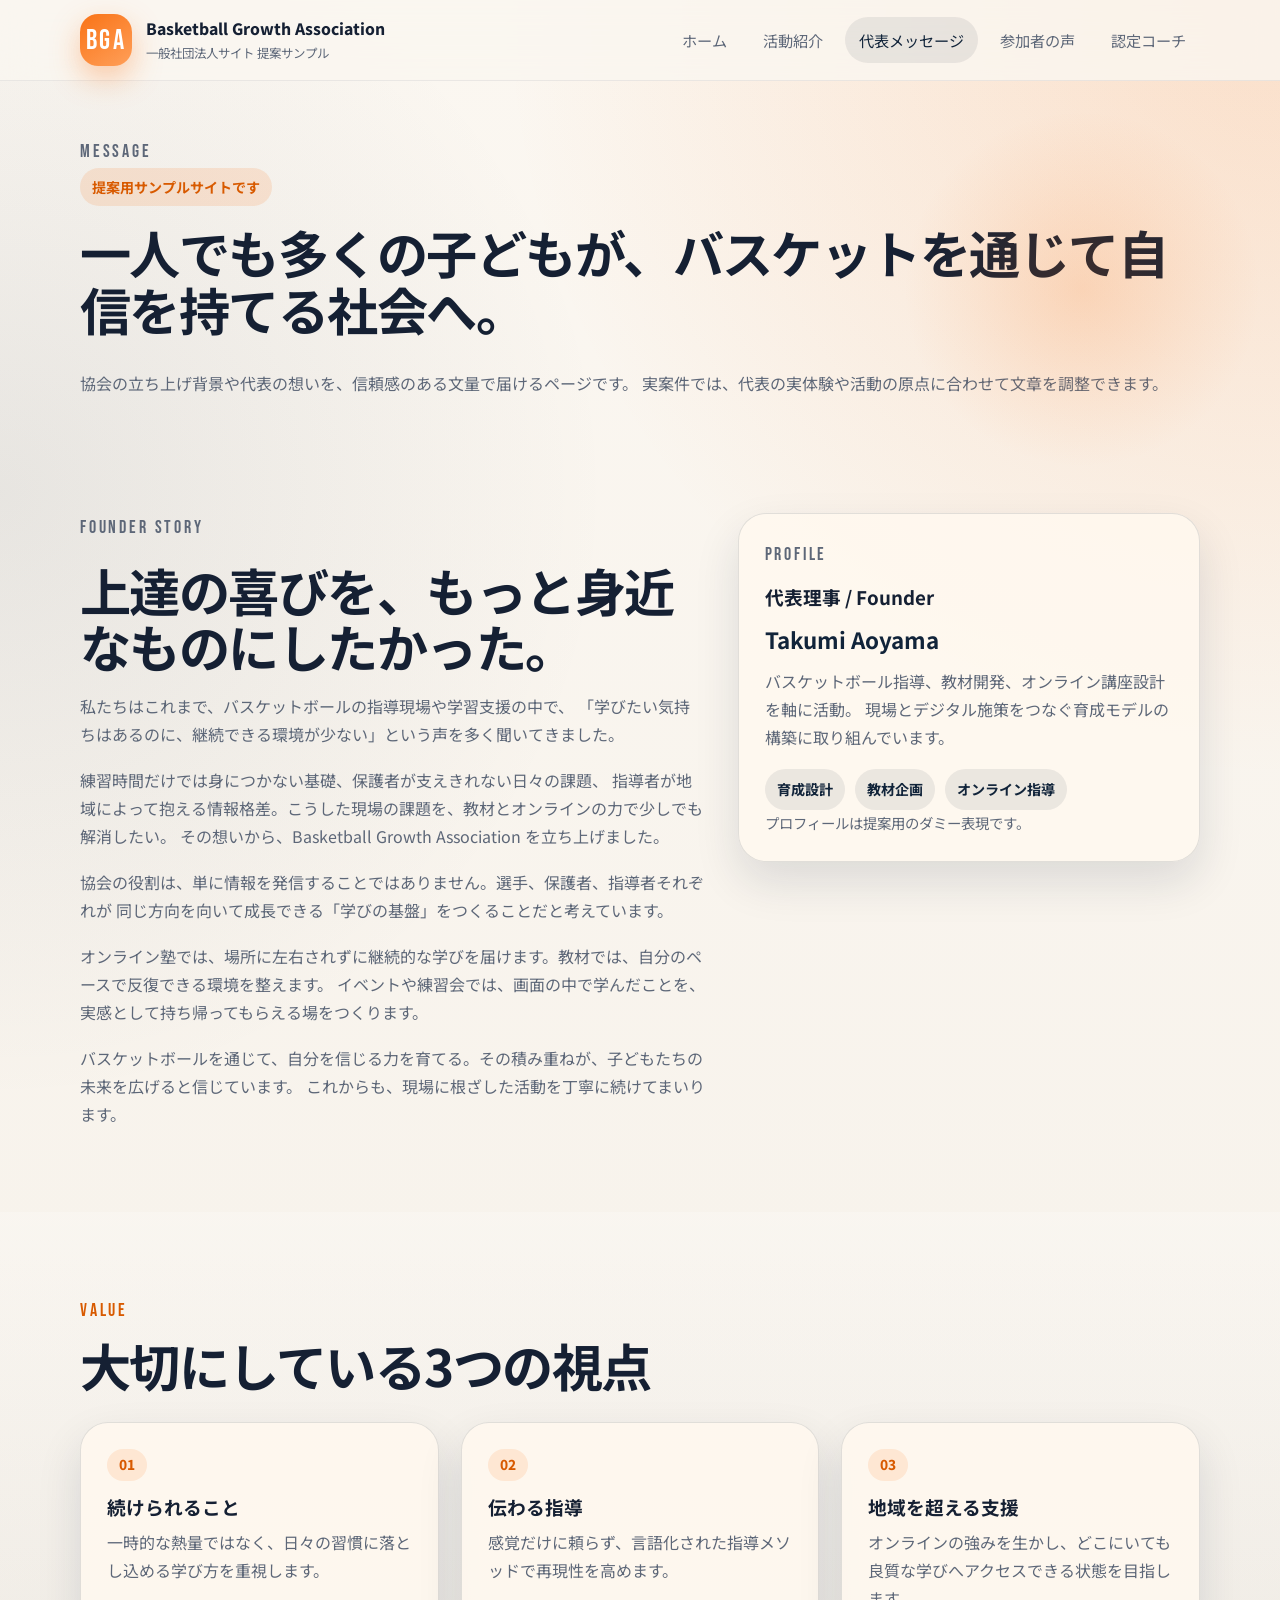
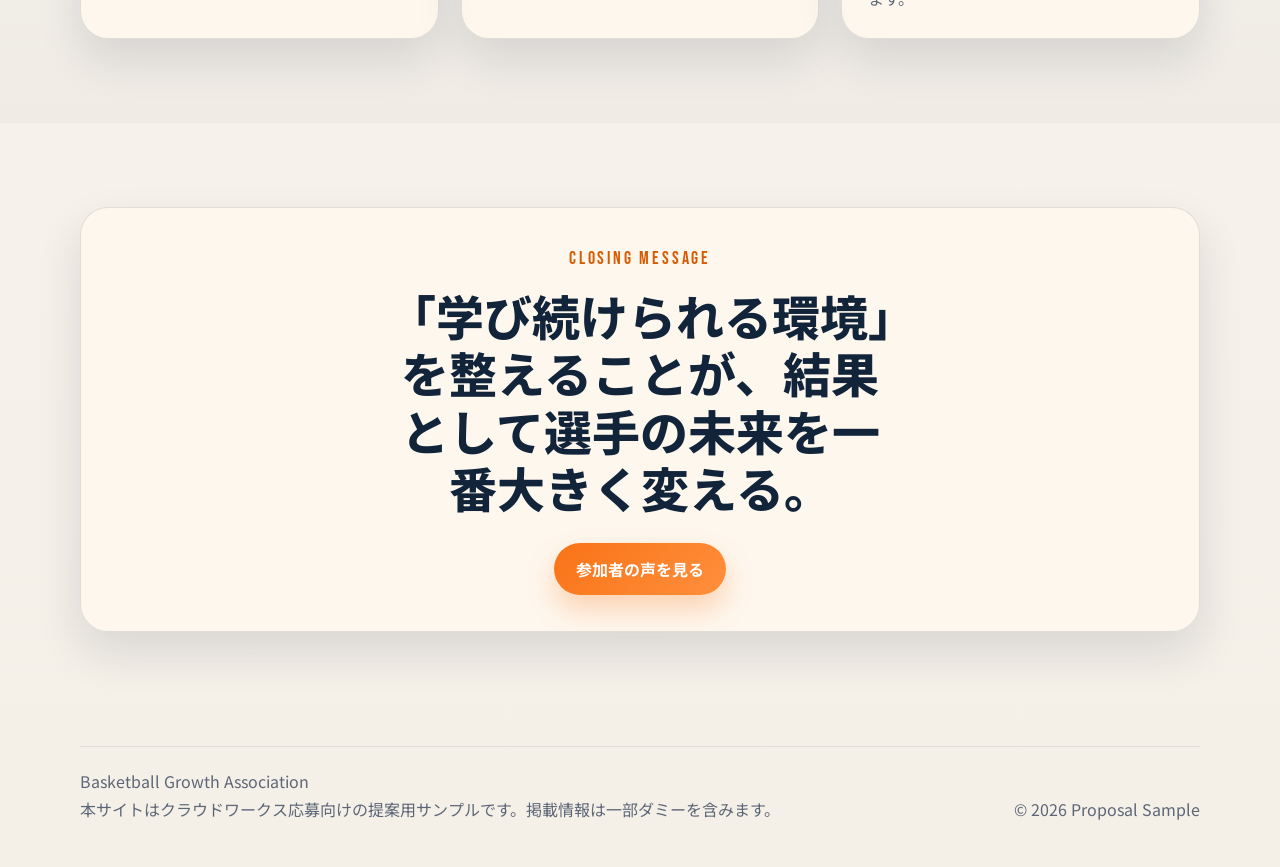
<file: projects/20260320_basketball_association/message.html>
<!DOCTYPE html>
<html lang="ja">
<head>
  <meta charset="utf-8">
  <meta name="viewport" content="width=device-width, initial-scale=1">
  <title>代表メッセージ | Basketball Growth Association</title>
  <meta name="description" content="一般社団法人 Basketball Growth Association の代表メッセージを掲載した提案用サンプルページです。">
  <link rel="preconnect" href="https://fonts.googleapis.com">
  <link rel="preconnect" href="https://fonts.gstatic.com" crossorigin>
  <link href="https://fonts.googleapis.com/css2?family=Bebas+Neue&family=Noto+Sans+JP:wght@400;500;700;900&display=swap" rel="stylesheet">
  <link rel="stylesheet" href="assets/css/style.css">
</head>
<body data-page="message">
  <div class="site-shell">
    <header class="site-header">
      <div class="container header-inner">
        <a class="brand" href="index.html" aria-label="トップページへ">
          <span class="brand-mark">BGA</span>
          <span class="brand-text">
            <strong>Basketball Growth Association</strong>
            <small>一般社団法人サイト 提案サンプル</small>
          </span>
        </a>
        <button class="menu-toggle" type="button" aria-expanded="false" aria-controls="site-nav">
          <span></span>
          <span></span>
          <span></span>
          <span class="sr-only">メニューを開く</span>
        </button>
        <nav class="site-nav" id="site-nav" aria-label="主要ナビゲーション">
          <a href="index.html" data-nav="home">ホーム</a>
          <a href="about.html" data-nav="about">活動紹介</a>
          <a href="message.html" data-nav="message">代表メッセージ</a>
          <a href="voices.html" data-nav="voices">参加者の声</a>
          <a href="coaches.html" data-nav="coaches">認定コーチ</a>
        </nav>
      </div>
    </header>

    <main>
      <section class="sub-hero">
        <div class="container sub-hero-inner">
          <div>
            <p class="eyebrow">Message</p>
            <span class="sample-label">提案用サンプルサイトです</span>
            <h1>一人でも多くの子どもが、バスケットを通じて自信を持てる社会へ。</h1>
          </div>
          <p>
            協会の立ち上げ背景や代表の想いを、信頼感のある文量で届けるページです。
            実案件では、代表の実体験や活動の原点に合わせて文章を調整できます。
          </p>
        </div>
      </section>

      <section class="section">
        <div class="container message-layout">
          <article class="message-body">
            <p class="eyebrow">Founder Story</p>
            <h2>上達の喜びを、もっと身近なものにしたかった。</h2>
            <p>
              私たちはこれまで、バスケットボールの指導現場や学習支援の中で、
              「学びたい気持ちはあるのに、継続できる環境が少ない」という声を多く聞いてきました。
            </p>
            <p>
              練習時間だけでは身につかない基礎、保護者が支えきれない日々の課題、
              指導者が地域によって抱える情報格差。こうした現場の課題を、教材とオンラインの力で少しでも解消したい。
              その想いから、Basketball Growth Association を立ち上げました。
            </p>
            <p>
              協会の役割は、単に情報を発信することではありません。選手、保護者、指導者それぞれが
              同じ方向を向いて成長できる「学びの基盤」をつくることだと考えています。
            </p>
            <p>
              オンライン塾では、場所に左右されずに継続的な学びを届けます。教材では、自分のペースで反復できる環境を整えます。
              イベントや練習会では、画面の中で学んだことを、実感として持ち帰ってもらえる場をつくります。
            </p>
            <p>
              バスケットボールを通じて、自分を信じる力を育てる。その積み重ねが、子どもたちの未来を広げると信じています。
              これからも、現場に根ざした活動を丁寧に続けてまいります。
            </p>
          </article>

          <aside class="profile-card">
            <p class="eyebrow">Profile</p>
            <h3>代表理事 / Founder</h3>
            <strong>Takumi Aoyama</strong>
            <p>
              バスケットボール指導、教材開発、オンライン講座設計を軸に活動。
              現場とデジタル施策をつなぐ育成モデルの構築に取り組んでいます。
            </p>
            <ul class="tag-list">
              <li>育成設計</li>
              <li>教材企画</li>
              <li>オンライン指導</li>
            </ul>
            <p class="mini-note">プロフィールは提案用のダミー表現です。</p>
          </aside>
        </div>
      </section>

      <section class="section section-contrast">
        <div class="container">
          <div class="section-heading">
            <p class="eyebrow">Value</p>
            <h2>大切にしている3つの視点</h2>
          </div>
          <div class="card-grid three">
            <article class="feature-card">
              <span class="feature-number">01</span>
              <h3>続けられること</h3>
              <p>一時的な熱量ではなく、日々の習慣に落とし込める学び方を重視します。</p>
            </article>
            <article class="feature-card">
              <span class="feature-number">02</span>
              <h3>伝わる指導</h3>
              <p>感覚だけに頼らず、言語化された指導メソッドで再現性を高めます。</p>
            </article>
            <article class="feature-card">
              <span class="feature-number">03</span>
              <h3>地域を超える支援</h3>
              <p>オンラインの強みを生かし、どこにいても良質な学びへアクセスできる状態を目指します。</p>
            </article>
          </div>
        </div>
      </section>

      <section class="section">
        <div class="container quote-panel">
          <p class="eyebrow">Closing Message</p>
          <blockquote>
            「学び続けられる環境」を整えることが、結果として選手の未来を一番大きく変える。
          </blockquote>
          <a class="button button-primary" href="voices.html">参加者の声を見る</a>
        </div>
      </section>
    </main>

    <footer class="site-footer">
      <div class="container footer-inner">
        <div>
          <p class="footer-title">Basketball Growth Association</p>
          <p>本サイトはクラウドワークス応募向けの提案用サンプルです。掲載情報は一部ダミーを含みます。</p>
        </div>
        <p class="footer-copy">© <span id="year"></span> Proposal Sample</p>
      </div>
    </footer>
  </div>
  <script src="assets/js/main.js"></script>
</body>
</html>
</file>
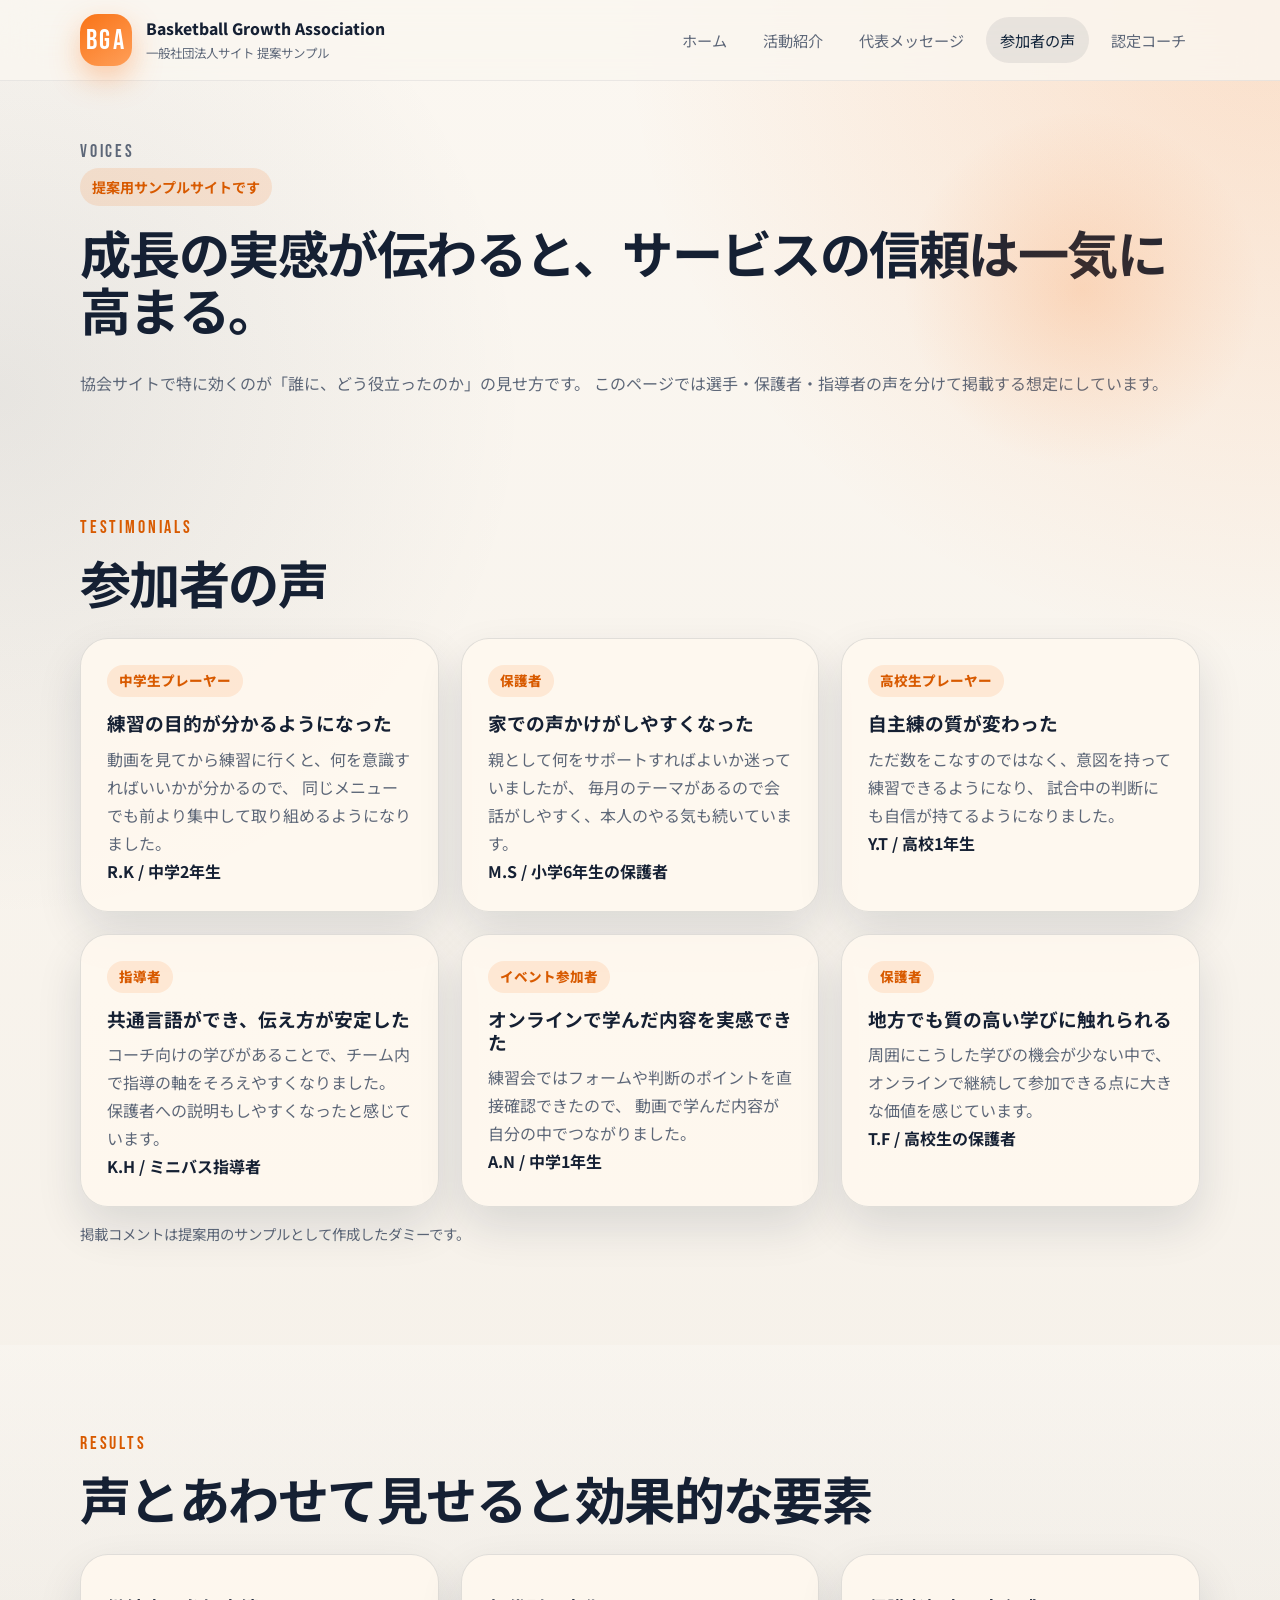
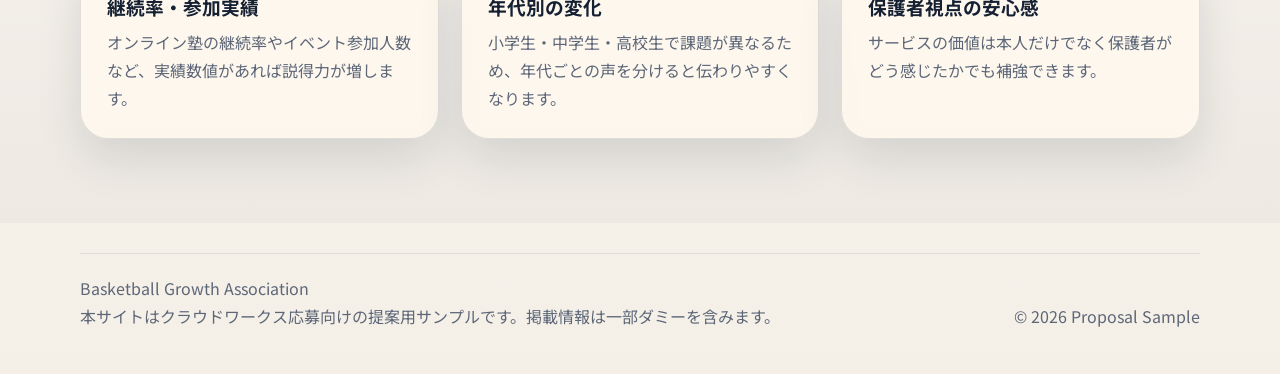
<file: projects/20260320_basketball_association/voices.html>
<!DOCTYPE html>
<html lang="ja">
<head>
  <meta charset="utf-8">
  <meta name="viewport" content="width=device-width, initial-scale=1">
  <title>参加者の声 | Basketball Growth Association</title>
  <meta name="description" content="一般社団法人 Basketball Growth Association の参加者の声を掲載した提案用サンプルページです。">
  <link rel="preconnect" href="https://fonts.googleapis.com">
  <link rel="preconnect" href="https://fonts.gstatic.com" crossorigin>
  <link href="https://fonts.googleapis.com/css2?family=Bebas+Neue&family=Noto+Sans+JP:wght@400;500;700;900&display=swap" rel="stylesheet">
  <link rel="stylesheet" href="assets/css/style.css">
</head>
<body data-page="voices">
  <div class="site-shell">
    <header class="site-header">
      <div class="container header-inner">
        <a class="brand" href="index.html" aria-label="トップページへ">
          <span class="brand-mark">BGA</span>
          <span class="brand-text">
            <strong>Basketball Growth Association</strong>
            <small>一般社団法人サイト 提案サンプル</small>
          </span>
        </a>
        <button class="menu-toggle" type="button" aria-expanded="false" aria-controls="site-nav">
          <span></span>
          <span></span>
          <span></span>
          <span class="sr-only">メニューを開く</span>
        </button>
        <nav class="site-nav" id="site-nav" aria-label="主要ナビゲーション">
          <a href="index.html" data-nav="home">ホーム</a>
          <a href="about.html" data-nav="about">活動紹介</a>
          <a href="message.html" data-nav="message">代表メッセージ</a>
          <a href="voices.html" data-nav="voices">参加者の声</a>
          <a href="coaches.html" data-nav="coaches">認定コーチ</a>
        </nav>
      </div>
    </header>

    <main>
      <section class="sub-hero">
        <div class="container sub-hero-inner">
          <div>
            <p class="eyebrow">Voices</p>
            <span class="sample-label">提案用サンプルサイトです</span>
            <h1>成長の実感が伝わると、サービスの信頼は一気に高まる。</h1>
          </div>
          <p>
            協会サイトで特に効くのが「誰に、どう役立ったのか」の見せ方です。
            このページでは選手・保護者・指導者の声を分けて掲載する想定にしています。
          </p>
        </div>
      </section>

      <section class="section">
        <div class="container">
          <div class="section-heading">
            <p class="eyebrow">Testimonials</p>
            <h2>参加者の声</h2>
          </div>
          <div class="testimonial-grid">
            <article class="testimonial-card">
              <span class="pill">中学生プレーヤー</span>
              <h3>練習の目的が分かるようになった</h3>
              <p>
                動画を見てから練習に行くと、何を意識すればいいかが分かるので、
                同じメニューでも前より集中して取り組めるようになりました。
              </p>
              <strong>R.K / 中学2年生</strong>
            </article>
            <article class="testimonial-card">
              <span class="pill">保護者</span>
              <h3>家での声かけがしやすくなった</h3>
              <p>
                親として何をサポートすればよいか迷っていましたが、
                毎月のテーマがあるので会話がしやすく、本人のやる気も続いています。
              </p>
              <strong>M.S / 小学6年生の保護者</strong>
            </article>
            <article class="testimonial-card">
              <span class="pill">高校生プレーヤー</span>
              <h3>自主練の質が変わった</h3>
              <p>
                ただ数をこなすのではなく、意図を持って練習できるようになり、
                試合中の判断にも自信が持てるようになりました。
              </p>
              <strong>Y.T / 高校1年生</strong>
            </article>
            <article class="testimonial-card">
              <span class="pill">指導者</span>
              <h3>共通言語ができ、伝え方が安定した</h3>
              <p>
                コーチ向けの学びがあることで、チーム内で指導の軸をそろえやすくなりました。
                保護者への説明もしやすくなったと感じています。
              </p>
              <strong>K.H / ミニバス指導者</strong>
            </article>
            <article class="testimonial-card">
              <span class="pill">イベント参加者</span>
              <h3>オンラインで学んだ内容を実感できた</h3>
              <p>
                練習会ではフォームや判断のポイントを直接確認できたので、
                動画で学んだ内容が自分の中でつながりました。
              </p>
              <strong>A.N / 中学1年生</strong>
            </article>
            <article class="testimonial-card">
              <span class="pill">保護者</span>
              <h3>地方でも質の高い学びに触れられる</h3>
              <p>
                周囲にこうした学びの機会が少ない中で、オンラインで継続して参加できる点に大きな価値を感じています。
              </p>
              <strong>T.F / 高校生の保護者</strong>
            </article>
          </div>
          <p class="disclaimer">掲載コメントは提案用のサンプルとして作成したダミーです。</p>
        </div>
      </section>

      <section class="section section-contrast">
        <div class="container">
          <div class="section-heading">
            <p class="eyebrow">Results</p>
            <h2>声とあわせて見せると効果的な要素</h2>
          </div>
          <div class="card-grid three">
            <article class="info-card">
              <h3>継続率・参加実績</h3>
              <p>オンライン塾の継続率やイベント参加人数など、実績数値があれば説得力が増します。</p>
            </article>
            <article class="info-card">
              <h3>年代別の変化</h3>
              <p>小学生・中学生・高校生で課題が異なるため、年代ごとの声を分けると伝わりやすくなります。</p>
            </article>
            <article class="info-card">
              <h3>保護者視点の安心感</h3>
              <p>サービスの価値は本人だけでなく保護者がどう感じたかでも補強できます。</p>
            </article>
          </div>
        </div>
      </section>
    </main>

    <footer class="site-footer">
      <div class="container footer-inner">
        <div>
          <p class="footer-title">Basketball Growth Association</p>
          <p>本サイトはクラウドワークス応募向けの提案用サンプルです。掲載情報は一部ダミーを含みます。</p>
        </div>
        <p class="footer-copy">© <span id="year"></span> Proposal Sample</p>
      </div>
    </footer>
  </div>
  <script src="assets/js/main.js"></script>
</body>
</html>
</file>
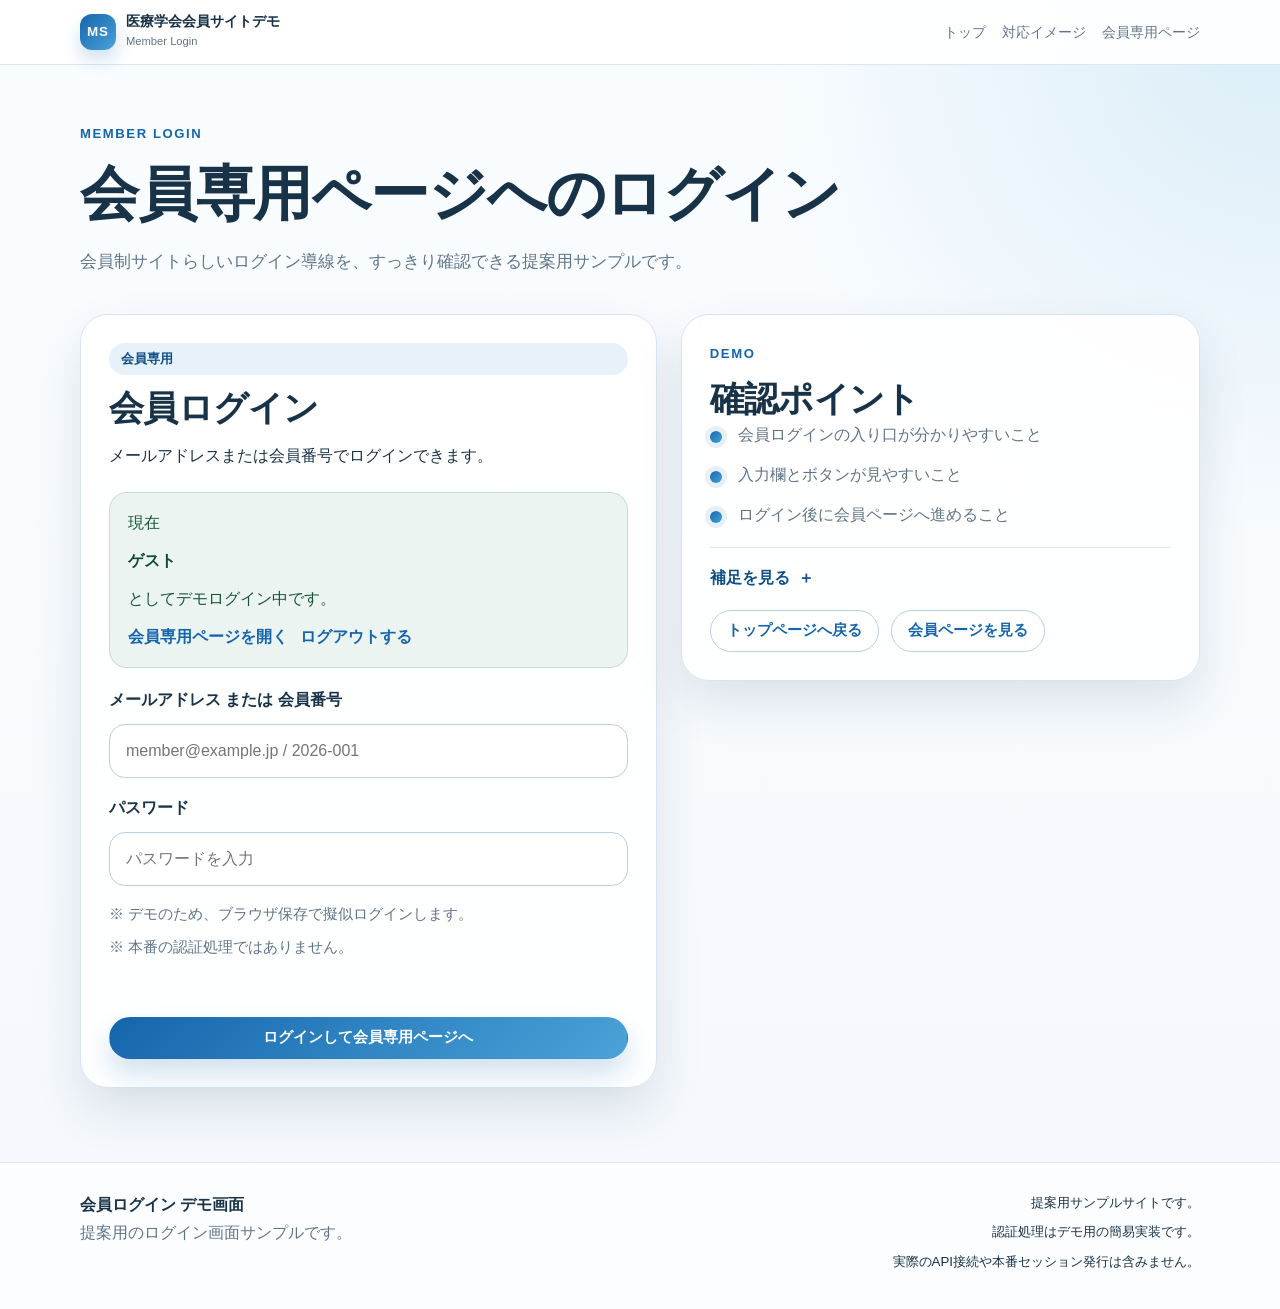
<file: sample-site/medical-society-auth-demo/login.html>
<!DOCTYPE html>
<html lang="ja">
<head>
  <meta charset="utf-8">
  <meta name="viewport" content="width=device-width, initial-scale=1">
  <title>会員ログイン | 医療系学会サイト 認証導線デモ</title>
  <meta name="description" content="医療系学会サイト向け提案用サンプルのログインページです。外部認証API連携を想定したUIで会員ページへの導線を表現しています。">
  <link rel="stylesheet" href="./assets/css/style.css">
  <script src="./assets/js/auth.js" defer></script>
  <script src="./assets/js/app.js" defer></script>
</head>
<body data-page="login">
  <header class="site-header">
    <div class="container header-inner">
      <a class="brand" href="./index.html" aria-label="トップページへ戻る">
        <span class="brand-mark">MS</span>
        <span class="brand-copy">
          <strong>医療学会会員サイトデモ</strong>
          <small>Member Login</small>
        </span>
      </a>

      <nav class="site-nav" aria-label="グローバルナビゲーション">
        <a href="./index.html">トップ</a>
        <a href="./index.html#features">対応イメージ</a>
        <a href="./member/">会員専用ページ</a>
      </nav>
    </div>
  </header>

  <main>
    <section class="sub-hero">
      <div class="container">
        <p class="eyebrow">Member Login</p>
        <h1>会員専用ページへのログイン</h1>
        <p class="lead narrow">
          会員制サイトらしいログイン導線を、すっきり確認できる提案用サンプルです。
        </p>
      </div>
    </section>

    <section class="section section-tight">
      <div class="container login-layout">
        <div class="card form-card">
          <div class="form-header">
            <span class="badge badge-soft">会員専用</span>
            <h2>会員ログイン</h2>
            <p>メールアドレスまたは会員番号でログインできます。</p>
          </div>

          <div class="inline-note success" data-login-banner hidden>
            現在 <strong data-user-label>会員</strong> としてデモログイン中です。
            <div class="inline-actions">
              <a class="text-link" href="./member/">会員専用ページを開く</a>
              <button class="text-link" type="button" data-logout data-logout-target="./login.html">ログアウトする</button>
            </div>
          </div>

          <form data-login-form novalidate>
            <label class="field">
              <span>メールアドレス または 会員番号</span>
              <input type="text" name="identifier" inputmode="email" autocomplete="username" placeholder="member@example.jp / 2026-001">
            </label>

            <label class="field">
              <span>パスワード</span>
              <input type="password" name="password" autocomplete="current-password" placeholder="パスワードを入力">
            </label>

            <div class="form-hint">
              <p>※ デモのため、ブラウザ保存で擬似ログインします。</p>
              <p>※ 本番の認証処理ではありません。</p>
            </div>

            <p class="form-error" data-form-error role="alert" aria-live="polite"></p>

            <button class="button button-primary button-block" type="submit">ログインして会員専用ページへ</button>
          </form>
        </div>

        <div class="stack-panel">
          <article class="card">
            <p class="eyebrow">Demo</p>
            <h2>確認ポイント</h2>
            <ul class="feature-list">
              <li>会員ログインの入り口が分かりやすいこと</li>
              <li>入力欄とボタンが見やすいこと</li>
              <li>ログイン後に会員ページへ進めること</li>
            </ul>

            <details class="fold-card">
              <summary>補足を見る</summary>
              <div class="fold-body">
                <ul class="feature-list">
                  <li>外部認証連携を想起させる画面構成</li>
                  <li><code>/member/</code> への導線確認</li>
                  <li>静的構成で確認しやすいUI</li>
                </ul>
              </div>
            </details>

            <div class="stack-buttons top-gap">
              <a class="button button-outline" href="./index.html">トップページへ戻る</a>
              <a class="button button-outline" href="./member/">会員ページを見る</a>
            </div>
          </article>
        </div>
      </div>
    </section>
  </main>

  <footer class="site-footer">
    <div class="container footer-inner">
      <div>
        <strong>会員ログイン デモ画面</strong>
        <p>提案用のログイン画面サンプルです。</p>
      </div>
      <div class="footer-notes">
        <small>提案用サンプルサイトです。</small>
        <small>認証処理はデモ用の簡易実装です。</small>
        <small>実際のAPI接続や本番セッション発行は含みません。</small>
      </div>
    </div>
  </footer>
</body>
</html>
</file>
<file: projects/20260320_basketball_association/assets/css/style.css>
:root {
  --bg: #f4efe7;
  --surface: rgba(255, 248, 239, 0.86);
  --line: rgba(12, 36, 62, 0.12);
  --text: #152033;
  --text-muted: #5d6778;
  --navy: #11243a;
  --navy-soft: #1f3b5b;
  --orange: #f97316;
  --orange-deep: #d85a00;
  --shadow: 0 20px 45px rgba(17, 36, 58, 0.12);
  --radius-lg: 28px;
  --container: min(1120px, calc(100% - 40px));
}

*,
*::before,
*::after {
  box-sizing: border-box;
}

html {
  scroll-behavior: smooth;
}

body {
  margin: 0;
  font-family: "Noto Sans JP", sans-serif;
  color: var(--text);
  background:
    radial-gradient(circle at top right, rgba(249, 115, 22, 0.18), transparent 28%),
    radial-gradient(circle at left 20%, rgba(17, 36, 58, 0.08), transparent 26%),
    linear-gradient(180deg, #fbf7f1 0%, var(--bg) 100%);
  line-height: 1.75;
}

a {
  color: inherit;
  text-decoration: none;
}

button,
input,
textarea,
select {
  font: inherit;
}

.container {
  width: var(--container);
  margin: 0 auto;
}

.site-shell {
  position: relative;
  overflow: hidden;
}

.site-header {
  position: sticky;
  top: 0;
  z-index: 30;
  backdrop-filter: blur(18px);
  background: rgba(251, 247, 241, 0.8);
  border-bottom: 1px solid rgba(17, 36, 58, 0.07);
}

.header-inner {
  display: flex;
  align-items: center;
  justify-content: space-between;
  gap: 24px;
  padding: 14px 0;
  position: relative;
}

.brand {
  display: inline-flex;
  align-items: center;
  gap: 14px;
  min-width: 0;
}

.brand-mark {
  display: grid;
  place-items: center;
  width: 52px;
  height: 52px;
  border-radius: 18px;
  background: linear-gradient(145deg, var(--orange) 0%, #ff9f59 100%);
  color: #fff;
  font-family: "Bebas Neue", sans-serif;
  font-size: 1.75rem;
  letter-spacing: 0.08em;
  box-shadow: 0 12px 30px rgba(249, 115, 22, 0.35);
}

.brand-text {
  display: flex;
  flex-direction: column;
  min-width: 0;
}

.brand-text strong {
  font-size: 0.98rem;
  font-weight: 800;
  white-space: nowrap;
}

.brand-text small {
  color: var(--text-muted);
  font-size: 0.78rem;
}

.site-nav {
  display: flex;
  align-items: center;
  gap: 8px;
}

.site-nav a {
  padding: 10px 14px;
  border-radius: 999px;
  font-size: 0.95rem;
  color: var(--text-muted);
  transition: background-color 180ms ease, color 180ms ease;
}

.site-nav a:hover,
.site-nav a.is-active {
  background: rgba(17, 36, 58, 0.08);
  color: var(--navy);
}

.menu-toggle {
  display: none;
  border: 0;
  background: var(--navy);
  width: 48px;
  height: 48px;
  border-radius: 16px;
  padding: 12px;
  cursor: pointer;
  flex: 0 0 48px;
}

.menu-toggle span {
  display: block;
  width: 100%;
  height: 2px;
  border-radius: 999px;
  background: #fff;
  margin: 5px 0;
}

.sr-only {
  position: absolute;
  width: 1px;
  height: 1px;
  padding: 0;
  margin: -1px;
  overflow: hidden;
  clip: rect(0, 0, 0, 0);
  white-space: nowrap;
  border: 0;
}

.hero,
.sub-hero {
  position: relative;
  padding: 56px 0 32px;
}

.hero::before,
.sub-hero::before {
  content: "";
  position: absolute;
  inset: 28px 18px auto auto;
  width: 360px;
  height: 360px;
  border-radius: 50%;
  background: radial-gradient(circle at center, rgba(249, 115, 22, 0.18) 0%, rgba(249, 115, 22, 0.06) 45%, transparent 70%);
  pointer-events: none;
}

.hero-grid,
.sub-hero-inner,
.split-layout,
.message-layout,
.footer-inner,
.cta-panel {
  display: grid;
  gap: 32px;
}

.hero-grid {
  grid-template-columns: minmax(0, 1.15fr) minmax(320px, 0.85fr);
  align-items: center;
  min-height: calc(100vh - 120px);
}

.hero-copy h1,
.sub-hero h1,
.section-heading h2,
.split-layout h2,
.message-body h2,
.cta-panel h2 {
  margin: 0;
  line-height: 1.1;
  letter-spacing: -0.03em;
}

.hero-copy h1 {
  font-size: clamp(3rem, 6vw, 5.8rem);
  max-width: 10ch;
}

.sub-hero h1,
.section-heading h2,
.split-layout h2,
.message-body h2,
.cta-panel h2 {
  font-size: clamp(2rem, 4vw, 3.4rem);
}

.eyebrow {
  margin: 0 0 10px;
  color: var(--orange-deep);
  font-family: "Bebas Neue", sans-serif;
  font-size: 1.1rem;
  letter-spacing: 0.16em;
}

.sample-label {
  display: inline-flex;
  align-items: center;
  gap: 8px;
  padding: 7px 12px;
  margin-bottom: 18px;
  border-radius: 999px;
  background: rgba(249, 115, 22, 0.14);
  color: var(--orange-deep);
  font-size: 0.88rem;
  font-weight: 700;
}

.lead,
.sub-hero p,
.stack-text p,
.footer-inner p,
.program-card p,
.info-card p,
.testimonial-card p,
.coach-card p,
.faq-list p,
.timeline p,
.feature-card p,
.page-card p,
.cta-panel p,
.message-body p,
.profile-card p {
  margin: 0;
  color: var(--text-muted);
}

.hero-actions,
.cta-actions {
  display: flex;
  flex-wrap: wrap;
  gap: 14px;
  margin-top: 28px;
}

.button {
  display: inline-flex;
  align-items: center;
  justify-content: center;
  min-height: 52px;
  padding: 0 22px;
  border-radius: 999px;
  font-weight: 700;
  transition: transform 180ms ease, box-shadow 180ms ease;
}

.button:hover {
  transform: translateY(-2px);
}

.button-primary {
  background: linear-gradient(135deg, var(--orange) 0%, #ff8f3d 100%);
  color: #fff;
  box-shadow: 0 14px 28px rgba(249, 115, 22, 0.28);
}

.button-secondary {
  background: rgba(17, 36, 58, 0.08);
  color: var(--navy);
}

.hero-points {
  margin: 28px 0 0;
  padding: 0;
  list-style: none;
  display: grid;
  gap: 10px;
}

.hero-points li {
  position: relative;
  padding-left: 22px;
  color: var(--text);
  font-weight: 500;
}

.hero-points li::before {
  content: "";
  position: absolute;
  left: 0;
  top: 0.72em;
  width: 10px;
  height: 10px;
  border-radius: 50%;
  background: var(--orange);
}

.hero-panel {
  display: grid;
  gap: 18px;
}

.score-card,
.court-card,
.feature-card,
.program-card,
.page-card,
.info-card,
.testimonial-card,
.coach-card,
.profile-card,
.faq-list article,
.timeline article,
.quote-panel,
.cta-panel {
  position: relative;
  border: 1px solid var(--line);
  border-radius: var(--radius-lg);
  background: var(--surface);
  box-shadow: var(--shadow);
}

.score-card,
.feature-card,
.program-card,
.page-card,
.info-card,
.testimonial-card,
.coach-card,
.profile-card,
.faq-list article,
.timeline article {
  padding: 26px;
}

.score-heading {
  margin: 0 0 18px;
  color: var(--navy);
  font-family: "Bebas Neue", sans-serif;
  font-size: 1.7rem;
  letter-spacing: 0.08em;
}

.score-grid {
  display: grid;
  grid-template-columns: repeat(2, minmax(0, 1fr));
  gap: 14px;
}

.score-grid article {
  padding: 18px;
  border-radius: 18px;
  background: rgba(17, 36, 58, 0.06);
}

.score-grid strong {
  display: block;
  margin-bottom: 8px;
  color: var(--orange-deep);
  font-family: "Bebas Neue", sans-serif;
  font-size: 1.9rem;
  letter-spacing: 0.08em;
}

.score-grid span {
  color: var(--navy);
  font-weight: 700;
  line-height: 1.45;
}

.court-card {
  padding: 28px;
  min-height: 300px;
  display: flex;
  flex-direction: column;
  justify-content: flex-end;
  background:
    linear-gradient(180deg, rgba(17, 36, 58, 0.02), rgba(17, 36, 58, 0.2)),
    linear-gradient(145deg, #1d3654 0%, #122135 100%);
  color: #fff;
  overflow: hidden;
}

.court-card::before,
.court-card::after {
  content: "";
  position: absolute;
  border: 2px solid rgba(255, 255, 255, 0.18);
  border-radius: 50%;
}

.court-card::before {
  width: 360px;
  height: 360px;
  right: -110px;
  top: -110px;
}

.court-card::after {
  width: 220px;
  height: 220px;
  left: -90px;
  bottom: -90px;
}

.court-card p,
.court-card span {
  color: rgba(255, 255, 255, 0.74);
}

.court-card strong {
  margin: 12px 0;
  font-family: "Bebas Neue", sans-serif;
  font-size: clamp(2.6rem, 6vw, 4.6rem);
  line-height: 0.95;
}

.section {
  padding: 84px 0;
}

.section-contrast {
  background: linear-gradient(180deg, rgba(255, 255, 255, 0.22), rgba(17, 36, 58, 0.03));
}

.section-heading {
  margin-bottom: 28px;
}

.card-grid,
.program-grid,
.coach-grid,
.testimonial-grid,
.timeline,
.faq-list {
  display: grid;
  gap: 22px;
}

.card-grid.three {
  grid-template-columns: repeat(3, minmax(0, 1fr));
}

.card-grid.four,
.program-grid {
  grid-template-columns: repeat(2, minmax(0, 1fr));
}

.coach-grid {
  grid-template-columns: repeat(3, minmax(0, 1fr));
}

.testimonial-grid {
  grid-template-columns: repeat(3, minmax(0, 1fr));
}

.timeline {
  grid-template-columns: repeat(4, minmax(0, 1fr));
}

.feature-number,
.page-card span,
.timeline span,
.pill {
  display: inline-flex;
  align-items: center;
  justify-content: center;
  min-height: 32px;
  padding: 0 12px;
  border-radius: 999px;
  background: rgba(249, 115, 22, 0.12);
  color: var(--orange-deep);
  font-weight: 800;
  font-size: 0.85rem;
}

.feature-card h3,
.program-card h3,
.page-card strong,
.info-card h3,
.testimonial-card h3,
.coach-card h3,
.faq-list h3,
.timeline h3,
.profile-card h3 {
  margin: 14px 0 10px;
  line-height: 1.25;
}

.page-card {
  transition: transform 180ms ease, border-color 180ms ease;
}

.page-card:hover {
  transform: translateY(-4px);
  border-color: rgba(249, 115, 22, 0.35);
}

.split-layout {
  grid-template-columns: minmax(0, 0.9fr) minmax(0, 1.1fr);
  align-items: start;
  margin-bottom: 28px;
}

.stack-text,
.message-body {
  display: grid;
  gap: 18px;
}

.message-layout {
  grid-template-columns: minmax(0, 1.15fr) minmax(280px, 0.85fr);
  align-items: start;
}

.profile-card {
  position: sticky;
  top: 96px;
}

.profile-card strong {
  display: block;
  margin: 12px 0 8px;
  font-size: 1.4rem;
  color: var(--navy);
}

.tag-list {
  list-style: none;
  padding: 0;
  margin: 18px 0 0;
  display: flex;
  flex-wrap: wrap;
  gap: 10px;
}

.tag-list li {
  padding: 8px 12px;
  border-radius: 999px;
  background: rgba(17, 36, 58, 0.08);
  color: var(--navy);
  font-size: 0.88rem;
  font-weight: 700;
}

.mini-note,
.disclaimer,
.coach-meta {
  font-size: 0.9rem;
  color: var(--text-muted);
}

.coach-avatar {
  display: grid;
  place-items: center;
  width: 68px;
  height: 68px;
  border-radius: 22px;
  background: linear-gradient(145deg, var(--navy-soft) 0%, var(--navy) 100%);
  color: #fff;
  font-family: "Bebas Neue", sans-serif;
  font-size: 2rem;
  letter-spacing: 0.08em;
}

.quote-panel {
  padding: 36px;
  text-align: center;
}

.quote-panel blockquote {
  margin: 12px auto 26px;
  max-width: 18ch;
  font-size: clamp(1.6rem, 4vw, 3rem);
  line-height: 1.2;
  color: var(--navy);
  font-weight: 800;
}

.cta-section {
  padding-top: 24px;
}

.cta-panel {
  grid-template-columns: minmax(0, 1.2fr) auto;
  align-items: center;
  padding: 34px;
  background:
    linear-gradient(135deg, rgba(249, 115, 22, 0.14), rgba(17, 36, 58, 0.06)),
    rgba(255, 248, 239, 0.88);
}

.site-footer {
  padding: 30px 0 44px;
}

.footer-inner {
  grid-template-columns: minmax(0, 1fr) auto;
  align-items: end;
  padding-top: 20px;
  border-top: 1px solid rgba(17, 36, 58, 0.09);
}

.footer-title {
  color: var(--navy);
}

.footer-copy {
  white-space: nowrap;
}

@media (max-width: 1080px) {
  .hero-grid,
  .sub-hero-inner,
  .split-layout,
  .message-layout,
  .cta-panel {
    grid-template-columns: 1fr;
  }

  .profile-card {
    position: static;
  }

  .coach-grid,
  .testimonial-grid,
  .timeline,
  .card-grid.three,
  .card-grid.four,
  .program-grid {
    grid-template-columns: repeat(2, minmax(0, 1fr));
  }
}

@media (max-width: 760px) {
  .site-nav {
    position: absolute;
    top: calc(100% + 10px);
    right: 20px;
    left: 20px;
    display: none;
    flex-direction: column;
    align-items: stretch;
    gap: 6px;
    padding: 14px;
    border: 1px solid var(--line);
    border-radius: 22px;
    background: rgba(255, 248, 239, 0.98);
    box-shadow: var(--shadow);
  }

  .site-nav.is-open {
    display: flex;
  }

  .menu-toggle {
    display: block;
  }

  .brand-text strong {
    white-space: normal;
  }

  .hero,
  .sub-hero {
    padding-top: 28px;
  }

  .hero-grid {
    min-height: auto;
  }

  .hero-copy h1 {
    max-width: none;
  }

  .coach-grid,
  .testimonial-grid,
  .timeline,
  .card-grid.three,
  .card-grid.four,
  .program-grid,
  .score-grid,
  .footer-inner {
    grid-template-columns: 1fr;
  }

  .section {
    padding: 64px 0;
  }

  .score-card,
  .court-card,
  .feature-card,
  .program-card,
  .page-card,
  .info-card,
  .testimonial-card,
  .coach-card,
  .profile-card,
  .faq-list article,
  .timeline article,
  .quote-panel,
  .cta-panel {
    padding: 22px;
  }

  .header-inner {
    gap: 16px;
  }

  .brand {
    flex: 1 1 auto;
    gap: 10px;
    max-width: calc(100% - 64px);
  }

  .brand-mark {
    width: 44px;
    height: 44px;
    border-radius: 14px;
    font-size: 1.5rem;
  }

  .brand-text strong {
    font-size: 0.82rem;
    line-height: 1.2;
  }

  .brand-text small {
    display: none;
  }
}
</file>
<file: sample-site/medical-society-auth-demo/assets/css/style.css>
:root {
  --bg: #f4f8fc;
  --bg-deep: #0f2740;
  --surface: #ffffff;
  --surface-soft: #f7fbff;
  --surface-dark: #17324c;
  --line: #d8e4ef;
  --line-strong: #b9cfdf;
  --text: #183248;
  --text-soft: #607588;
  --text-light: #d8e7f5;
  --primary: #1565ac;
  --primary-dark: #0f4f87;
  --accent: #4aa3d8;
  --success: #18794e;
  --danger: #c53d3d;
  --shadow: 0 22px 48px rgba(21, 58, 93, 0.12);
  --radius-lg: 28px;
  --radius-md: 20px;
  --radius-sm: 14px;
  --container: min(1120px, calc(100% - 40px));
}

*,
*::before,
*::after {
  box-sizing: border-box;
}

html {
  scroll-behavior: smooth;
}

body {
  margin: 0;
  font-family: "Hiragino Sans", "Yu Gothic UI", "Yu Gothic", Meiryo, sans-serif;
  color: var(--text);
  line-height: 1.75;
  background:
    radial-gradient(circle at top right, rgba(74, 163, 216, 0.18), transparent 30%),
    linear-gradient(180deg, #fafdff 0%, var(--bg) 100%);
}

body.protected-page {
  background:
    radial-gradient(circle at top left, rgba(74, 163, 216, 0.16), transparent 24%),
    linear-gradient(180deg, #edf5fb 0%, #f7fbff 100%);
}

a {
  color: inherit;
  text-decoration: none;
}

button,
input {
  font: inherit;
}

button {
  cursor: pointer;
}

img {
  max-width: 100%;
  display: block;
}

code {
  padding: 0.08rem 0.4rem;
  border-radius: 999px;
  background: #e7f1fa;
  color: var(--primary-dark);
  font-size: 0.9em;
}

.container {
  width: var(--container);
  margin: 0 auto;
}

.site-header {
  position: sticky;
  top: 0;
  z-index: 10;
  background: rgba(255, 255, 255, 0.92);
  backdrop-filter: blur(14px);
  border-bottom: 1px solid rgba(216, 228, 239, 0.9);
}

.site-header-dark {
  background: rgba(15, 39, 64, 0.9);
  border-bottom-color: rgba(216, 231, 245, 0.14);
  color: #f3f8fc;
}

.header-inner {
  display: flex;
  align-items: center;
  justify-content: space-between;
  gap: 14px;
  min-height: 64px;
}

.brand {
  display: inline-flex;
  align-items: center;
  gap: 10px;
  min-width: 0;
}

.brand-mark {
  display: inline-grid;
  place-items: center;
  width: 36px;
  height: 36px;
  border-radius: 12px;
  background: linear-gradient(135deg, var(--primary) 0%, var(--accent) 100%);
  color: #fff;
  font-weight: 800;
  font-size: 0.84rem;
  letter-spacing: 0.06em;
  box-shadow: 0 10px 18px rgba(21, 101, 172, 0.2);
}

.brand-copy {
  display: grid;
  gap: 2px;
}

.brand-copy strong,
.brand-copy small {
  display: block;
}

.brand-copy strong {
  font-size: 0.9rem;
  line-height: 1.2;
}

.brand-copy small {
  color: var(--text-soft);
  font-size: 0.7rem;
}

.site-header-dark .brand-copy small,
.site-header-dark .site-nav a {
  color: rgba(243, 248, 252, 0.78);
}

.site-nav {
  display: inline-flex;
  align-items: center;
  gap: 16px;
  flex-wrap: wrap;
}

.site-nav a {
  font-size: 0.88rem;
  color: var(--text-soft);
}

.site-nav a:hover,
.site-nav a:focus-visible {
  color: var(--primary);
}

.button {
  display: inline-flex;
  align-items: center;
  justify-content: center;
  gap: 8px;
  min-height: 42px;
  padding: 0 16px;
  border-radius: 999px;
  border: 1px solid transparent;
  font-weight: 700;
  font-size: 0.92rem;
  transition: transform 180ms ease, background-color 180ms ease, border-color 180ms ease;
}

.button:hover,
.button:focus-visible {
  transform: translateY(-1px);
}

.button-sm {
  min-height: 34px;
  padding-inline: 12px;
  font-size: 0.82rem;
}

.button-block {
  width: 100%;
}

.button-primary {
  background: linear-gradient(135deg, var(--primary) 0%, var(--accent) 100%);
  color: #fff;
  box-shadow: 0 14px 28px rgba(21, 101, 172, 0.2);
}

.button-secondary {
  background: rgba(255, 255, 255, 0.12);
  color: #fff;
  border-color: rgba(255, 255, 255, 0.22);
}

.button-outline {
  background: #fff;
  color: var(--primary);
  border-color: var(--line-strong);
}

.eyebrow {
  margin: 0 0 12px;
  color: var(--primary);
  font-size: 0.82rem;
  font-weight: 800;
  letter-spacing: 0.12em;
  text-transform: uppercase;
}

h1,
h2,
h3 {
  margin: 0;
  line-height: 1.2;
  letter-spacing: -0.02em;
}

h1 {
  font-size: clamp(2rem, 5vw, 3.7rem);
}

h2 {
  font-size: clamp(1.55rem, 3vw, 2.2rem);
}

h3 {
  font-size: 1.12rem;
}

p {
  margin: 0;
}

.lead {
  margin-top: 18px;
  color: var(--text-soft);
  font-size: 1.05rem;
}

.lead.narrow {
  max-width: 760px;
}

.hero-section {
  padding: 74px 0 42px;
}

.hero-grid,
.member-hero-grid,
.split-panel,
.login-layout,
.member-layout {
  display: grid;
  gap: 24px;
}

.hero-grid {
  grid-template-columns: minmax(0, 1.45fr) minmax(320px, 0.95fr);
  align-items: start;
}

.member-hero {
  padding: 58px 0 20px;
  color: #102c43;
}

.member-hero-grid {
  grid-template-columns: minmax(0, 1.35fr) minmax(320px, 0.85fr);
  align-items: start;
}

.hero-panel,
.card,
.download-card,
.sub-card {
  background: rgba(255, 255, 255, 0.94);
  border: 1px solid var(--line);
  border-radius: var(--radius-lg);
  box-shadow: var(--shadow);
}

.hero-panel,
.card {
  padding: 28px;
}

.soft-card {
  background: linear-gradient(180deg, #fafdff 0%, #f2f8fd 100%);
}

.dark-panel {
  background: linear-gradient(180deg, rgba(20, 54, 84, 0.98), rgba(17, 43, 66, 0.98));
  border-color: rgba(216, 231, 245, 0.12);
  color: #f3f8fc;
}

.section {
  padding: 40px 0 74px;
}

.section-tight {
  padding-top: 24px;
}

.section-alt {
  background: linear-gradient(180deg, rgba(230, 241, 250, 0.48), rgba(244, 248, 252, 0.2));
  border-block: 1px solid rgba(216, 228, 239, 0.8);
}

.section-heading {
  display: grid;
  gap: 10px;
  margin-bottom: 26px;
}

.section-heading > p:last-child {
  color: var(--text-soft);
}

.section-heading-left {
  margin-bottom: 18px;
}

.card-grid {
  display: grid;
  gap: 22px;
}

.card-grid-2 {
  grid-template-columns: repeat(2, minmax(0, 1fr));
}

.card-grid-3 {
  grid-template-columns: repeat(3, minmax(0, 1fr));
}

.card-grid-4 {
  grid-template-columns: repeat(4, minmax(0, 1fr));
}

.card-label,
.download-meta {
  display: inline-flex;
  align-items: center;
  min-height: 30px;
  padding: 0 12px;
  border-radius: 999px;
  background: #e7f1fa;
  color: var(--primary-dark);
  font-size: 0.82rem;
  font-weight: 700;
}

.icon-badge {
  display: inline-grid;
  place-items: center;
  width: 38px;
  height: 38px;
  border-radius: 12px;
  background: linear-gradient(135deg, #e4f0fa 0%, #d6eafb 100%);
  color: var(--primary-dark);
  font-size: 0.92rem;
  font-weight: 800;
}

.badge {
  display: inline-flex;
  align-items: center;
  min-height: 32px;
  padding: 0 12px;
  border-radius: 999px;
  font-size: 0.82rem;
  font-weight: 700;
}

.badge-soft {
  background: #e7f1fa;
  color: var(--primary-dark);
}

.badge-success {
  background: rgba(24, 121, 78, 0.12);
  color: var(--success);
}

.hero-actions,
.stack-buttons,
.inline-actions {
  display: flex;
  gap: 12px;
  flex-wrap: wrap;
}

.hero-actions {
  margin-top: 28px;
}

.top-gap {
  margin-top: 18px;
}

.check-list,
.feature-list,
.notice-list,
.timeline {
  margin: 0;
  padding: 0;
  list-style: none;
}

.check-list {
  display: grid;
  gap: 12px;
  margin-top: 24px;
}

.check-list li,
.feature-list li {
  position: relative;
  padding-left: 28px;
}

.check-list li::before,
.feature-list li::before {
  content: "";
  position: absolute;
  left: 0;
  top: 0.68em;
  width: 12px;
  height: 12px;
  border-radius: 999px;
  background: linear-gradient(135deg, var(--primary) 0%, var(--accent) 100%);
  box-shadow: 0 0 0 5px rgba(21, 101, 172, 0.1);
}

.feature-list {
  display: grid;
  gap: 12px;
  color: var(--text-soft);
}

.feature-list-light li {
  color: var(--text-light);
}

.notice-list {
  display: grid;
  gap: 14px;
}

.notice-list li {
  display: grid;
  gap: 4px;
  padding: 16px 0;
  border-bottom: 1px solid rgba(216, 228, 239, 0.8);
}

.notice-list li:last-child {
  padding-bottom: 0;
  border-bottom: 0;
}

.notice-list strong {
  color: var(--primary-dark);
  font-size: 0.92rem;
}

.mini-stats {
  display: grid;
  gap: 14px;
  margin: 20px 0 0;
}

.mini-stats div {
  padding-top: 14px;
  border-top: 1px solid rgba(216, 228, 239, 0.8);
}

.mini-stats dt {
  font-size: 0.85rem;
  color: var(--text-soft);
}

.mini-stats dd {
  margin: 4px 0 0;
  font-weight: 700;
}

.metric-stack {
  display: grid;
  gap: 14px;
  margin-top: 22px;
}

.metric-item {
  padding: 18px;
  border-radius: var(--radius-md);
  background: var(--surface-soft);
  border: 1px solid rgba(216, 228, 239, 0.8);
}

.metric-item span,
.panel-caption,
.muted {
  color: var(--text-soft);
}

.metric-item strong {
  display: block;
  margin-top: 6px;
  font-size: 1rem;
}

.timeline {
  display: grid;
  gap: 16px;
  margin-top: 16px;
}

.timeline li {
  display: grid;
  gap: 6px;
  padding-left: 18px;
  border-left: 2px solid rgba(21, 101, 172, 0.18);
}

.timeline.compact {
  gap: 14px;
}

.timeline span {
  color: var(--text-soft);
}

.fold-card {
  margin-top: 18px;
  border-top: 1px solid rgba(216, 228, 239, 0.9);
  padding-top: 16px;
}

.fold-card summary {
  cursor: pointer;
  font-weight: 700;
  color: var(--primary-dark);
  list-style: none;
}

.fold-card summary::-webkit-details-marker {
  display: none;
}

.fold-card summary::after {
  content: "＋";
  margin-left: 8px;
}

.fold-card[open] summary::after {
  content: "−";
}

.fold-body {
  margin-top: 14px;
}

.split-panel {
  grid-template-columns: minmax(0, 1.35fr) minmax(280px, 0.75fr);
  align-items: stretch;
}

.cta-card {
  display: grid;
  align-content: start;
  gap: 16px;
}

.sub-hero {
  padding: 58px 0 14px;
}

.login-layout {
  grid-template-columns: minmax(0, 1fr) minmax(320px, 0.9fr);
  align-items: start;
}

.stack-panel,
.sidebar-stack,
.content-stack {
  display: grid;
  gap: 22px;
}

.form-header {
  display: grid;
  gap: 12px;
  margin-bottom: 22px;
}

.field {
  display: grid;
  gap: 10px;
  margin-bottom: 16px;
}

.field span {
  font-weight: 700;
}

.field input {
  min-height: 54px;
  padding: 0 16px;
  border: 1px solid var(--line-strong);
  border-radius: 16px;
  background: #fff;
  color: var(--text);
}

.field input:focus {
  outline: 2px solid rgba(21, 101, 172, 0.18);
  border-color: var(--primary);
}

.form-hint {
  display: grid;
  gap: 8px;
  margin: 4px 0 16px;
  color: var(--text-soft);
  font-size: 0.92rem;
}

.form-error {
  min-height: 1.5em;
  margin: 0 0 16px;
  color: var(--danger);
  font-weight: 700;
}

.inline-note {
  display: grid;
  gap: 10px;
  padding: 16px 18px;
  margin-bottom: 18px;
  border-radius: 18px;
  border: 1px solid rgba(24, 121, 78, 0.18);
  background: rgba(24, 121, 78, 0.08);
  color: #155437;
}

.inline-note.success strong {
  color: #0f4b30;
}

.text-link {
  padding: 0;
  border: 0;
  background: none;
  color: var(--primary);
  font-weight: 700;
}

.member-layout {
  grid-template-columns: minmax(0, 1.35fr) minmax(300px, 0.8fr);
  align-items: start;
}

.session-row {
  display: flex;
  flex-wrap: wrap;
  gap: 12px;
  align-items: center;
  margin-top: 24px;
}

.session-text {
  color: var(--text-soft);
  font-size: 0.94rem;
}

.download-card,
.sub-card {
  padding: 22px;
}

.download-card {
  display: grid;
  gap: 12px;
}

.site-footer {
  padding: 28px 0 36px;
  border-top: 1px solid rgba(216, 228, 239, 0.85);
  background: rgba(255, 255, 255, 0.7);
}

.site-footer-dark {
  background: rgba(15, 39, 64, 0.94);
  border-top-color: rgba(216, 231, 245, 0.12);
  color: #f3f8fc;
}

.footer-inner {
  display: flex;
  align-items: flex-start;
  justify-content: space-between;
  gap: 18px;
  flex-wrap: wrap;
}

.footer-inner p {
  color: var(--text-soft);
}

.site-footer-dark .footer-inner p,
.site-footer-dark .footer-notes small {
  color: rgba(243, 248, 252, 0.74);
}

.footer-notes {
  display: grid;
  gap: 6px;
  text-align: right;
}

.auth-pending main {
  opacity: 0;
}

@media (max-width: 980px) {
  .hero-grid,
  .member-hero-grid,
  .split-panel,
  .login-layout,
  .member-layout,
  .card-grid-3,
  .card-grid-4 {
    grid-template-columns: 1fr;
  }

  .card-grid-2 {
    grid-template-columns: 1fr;
  }

  .site-nav {
    display: none;
  }

  .header-inner {
    min-height: 60px;
  }
}

@media (max-width: 640px) {
  :root {
    --container: min(100% - 28px, 1120px);
  }

  .hero-section {
    padding-top: 48px;
  }

  .sub-hero,
  .member-hero {
    padding-top: 40px;
  }

  .hero-panel,
  .card,
  .download-card,
  .sub-card {
    padding: 22px;
    border-radius: 22px;
  }

  .hero-actions .button,
  .stack-buttons .button,
  .button-block {
    width: 100%;
  }

  .header-inner .button {
    width: auto;
  }

  .hero-actions,
  .stack-buttons,
  .inline-actions,
  .session-row {
    flex-direction: column;
    align-items: stretch;
  }

  .footer-notes {
    text-align: left;
  }
}
</file>
<file: sample-site/sales-support-qr-agent-mock/assets/css/style.css>
:root {
  --page: #f5f7fb;
  --surface: #ffffff;
  --surface-soft: #f9fbff;
  --ink: #172033;
  --muted: #5d6675;
  --subtle: #8a93a3;
  --line: #dbe2ec;
  --blue: #2463d9;
  --blue-soft: #eaf1ff;
  --green: #169b76;
  --green-soft: #e8f7f1;
  --amber: #d9822b;
  --amber-soft: #fff3e4;
  --danger-soft: #fff0f0;
  --shadow: 0 18px 42px rgba(23, 32, 51, 0.08);
  --container: min(1160px, calc(100% - 40px));
}

* {
  box-sizing: border-box;
}

html {
  scroll-behavior: smooth;
}

body {
  margin: 0;
  font-family: "Yu Gothic", "Meiryo", "Hiragino Sans", sans-serif;
  font-size: 16px;
  line-height: 1.7;
  color: var(--ink);
  background: var(--page);
  text-rendering: optimizeLegibility;
  -webkit-font-smoothing: antialiased;
}

a {
  color: inherit;
  text-decoration: none;
}

button,
input,
select {
  font: inherit;
}

.container {
  width: var(--container);
  margin: 0 auto;
}

.site-header {
  position: sticky;
  top: 0;
  z-index: 20;
  border-bottom: 1px solid var(--line);
  background: rgba(255, 255, 255, 0.92);
  backdrop-filter: blur(14px);
}

.header-inner {
  display: flex;
  align-items: center;
  justify-content: space-between;
  min-height: 72px;
  gap: 24px;
}

.brand {
  display: inline-flex;
  align-items: center;
  gap: 12px;
  min-width: 0;
}

.brand-mark {
  display: grid;
  place-items: center;
  width: 38px;
  height: 38px;
  border-radius: 8px;
  background: var(--blue);
  color: #fff;
  font-weight: 900;
}

.brand-text {
  display: grid;
  gap: 1px;
}

.brand-text strong {
  font-size: 0.98rem;
  line-height: 1.25;
}

.brand-text span {
  color: var(--muted);
  font-size: 0.78rem;
}

.site-nav {
  display: flex;
  align-items: center;
  gap: 6px;
}

.site-nav a {
  padding: 8px 12px;
  border-radius: 8px;
  color: var(--muted);
  font-size: 0.92rem;
  font-weight: 700;
}

.site-nav a:hover,
.site-nav a.is-active {
  background: var(--blue-soft);
  color: var(--blue);
}

.nav-toggle {
  display: none;
  width: 42px;
  height: 42px;
  border: 1px solid var(--line);
  border-radius: 8px;
  background: var(--surface);
  color: var(--ink);
  font-weight: 900;
}

.page-main {
  min-height: calc(100vh - 72px);
}

.hero {
  padding: 48px 0 36px;
  background:
    linear-gradient(180deg, #ffffff 0%, #f5f7fb 100%);
  border-bottom: 1px solid var(--line);
}

.hero-layout {
  display: grid;
  grid-template-columns: minmax(0, 0.9fr) minmax(420px, 1.1fr);
  gap: 36px;
  align-items: center;
}

.eyebrow {
  margin: 0 0 10px;
  color: var(--blue);
  font-size: 0.78rem;
  font-weight: 900;
  letter-spacing: 0.08em;
  text-transform: uppercase;
}

h1,
h2,
h3,
p {
  margin: 0;
}

h1 {
  max-width: 14ch;
  font-size: 3rem;
  line-height: 1.15;
}

.hero-copy {
  display: grid;
  gap: 18px;
}

.lead {
  max-width: 62ch;
  color: var(--muted);
  font-size: 1rem;
}

.hero-actions {
  display: flex;
  flex-wrap: wrap;
  gap: 10px;
  margin-top: 4px;
}

.button {
  display: inline-flex;
  align-items: center;
  justify-content: center;
  min-height: 44px;
  padding: 0 16px;
  border: 1px solid transparent;
  border-radius: 8px;
  font-size: 0.92rem;
  font-weight: 800;
  cursor: default;
}

.button-primary {
  background: var(--blue);
  color: #fff;
}

.button-secondary {
  border-color: var(--line);
  background: #fff;
  color: var(--ink);
}

.button-success {
  background: var(--green);
  color: #fff;
}

.note {
  color: var(--subtle);
  font-size: 0.82rem;
}

.section {
  padding: 56px 0;
}

.section-heading {
  display: flex;
  align-items: end;
  justify-content: space-between;
  gap: 24px;
  margin-bottom: 22px;
}

.section-heading h2 {
  font-size: 1.9rem;
  line-height: 1.25;
}

.section-heading p {
  max-width: 620px;
  color: var(--muted);
}

.grid {
  display: grid;
  gap: 16px;
}

.grid-3 {
  grid-template-columns: repeat(3, minmax(0, 1fr));
}

.grid-2 {
  grid-template-columns: repeat(2, minmax(0, 1fr));
}

.card,
.mock-window,
.flow-card,
.metric-card {
  min-width: 0;
  border: 1px solid var(--line);
  border-radius: 8px;
  background: var(--surface);
  box-shadow: 0 1px 2px rgba(23, 32, 51, 0.04);
}

.card {
  padding: 20px;
}

.card h3 {
  margin-top: 12px;
  font-size: 1.1rem;
}

.card p {
  margin-top: 8px;
  color: var(--muted);
  font-size: 0.92rem;
}

.role-icon {
  display: grid;
  place-items: center;
  width: 42px;
  height: 42px;
  border-radius: 8px;
  background: var(--blue-soft);
  color: var(--blue);
  font-weight: 900;
}

.role-icon.green {
  background: var(--green-soft);
  color: var(--green);
}

.role-icon.amber {
  background: var(--amber-soft);
  color: var(--amber);
}

.badge-row {
  display: flex;
  flex-wrap: wrap;
  gap: 8px;
  margin-top: 14px;
}

.badge,
.status {
  display: inline-flex;
  align-items: center;
  min-height: 26px;
  padding: 0 9px;
  border-radius: 8px;
  font-size: 0.78rem;
  font-weight: 800;
}

.badge {
  background: var(--surface-soft);
  color: var(--muted);
  border: 1px solid var(--line);
}

.status.done {
  background: var(--green-soft);
  color: var(--green);
}

.status.active {
  background: var(--blue-soft);
  color: var(--blue);
}

.status.pending {
  background: var(--amber-soft);
  color: var(--amber);
}

.status.locked {
  background: var(--danger-soft);
  color: #b42318;
}

.mock-window {
  overflow: hidden;
}

.mock-toolbar {
  display: flex;
  align-items: center;
  justify-content: space-between;
  min-height: 46px;
  padding: 0 14px;
  border-bottom: 1px solid var(--line);
  background: var(--surface-soft);
}

.dot-group {
  display: flex;
  gap: 6px;
}

.dot {
  width: 8px;
  height: 8px;
  border-radius: 999px;
  background: #b7c0cf;
}

.mock-title {
  min-width: 0;
  overflow: hidden;
  text-overflow: ellipsis;
  white-space: nowrap;
  color: var(--muted);
  font-size: 0.82rem;
  font-weight: 800;
}

.mock-body {
  padding: 18px;
}

.dashboard-grid {
  display: grid;
  grid-template-columns: 0.74fr 1.26fr;
  gap: 14px;
  min-width: 0;
}

.sidebar {
  display: grid;
  align-content: start;
  gap: 8px;
  padding: 12px;
  border-radius: 8px;
  background: #eef3fb;
}

.sidebar span {
  padding: 9px 10px;
  border-radius: 8px;
  color: var(--muted);
  font-size: 0.82rem;
  font-weight: 800;
}

.sidebar span.active {
  background: #fff;
  color: var(--blue);
  box-shadow: 0 1px 2px rgba(23, 32, 51, 0.06);
}

.metric-grid {
  display: grid;
  grid-template-columns: repeat(4, minmax(0, 1fr));
  gap: 10px;
  min-width: 0;
}

.metric-card {
  padding: 14px;
}

.metric-card span {
  color: var(--muted);
  font-size: 0.78rem;
  font-weight: 800;
}

.metric-card strong {
  display: block;
  margin-top: 4px;
  font-size: 1.35rem;
}

.metric-card small {
  color: var(--green);
  font-weight: 800;
}

.mini-chart {
  display: flex;
  align-items: end;
  height: 96px;
  gap: 7px;
  padding: 12px;
  border: 1px solid var(--line);
  border-radius: 8px;
  background: #fff;
}

.bar {
  flex: 1;
  min-width: 12px;
  border-radius: 6px 6px 2px 2px;
  background: var(--blue);
}

.bar.green {
  background: var(--green);
}

.data-table {
  width: 100%;
  border-collapse: collapse;
  min-width: 620px;
}

.table-wrap {
  max-width: 100%;
  overflow-x: auto;
  border: 1px solid var(--line);
  border-radius: 8px;
  background: #fff;
}

.data-table th,
.data-table td {
  padding: 12px 14px;
  border-bottom: 1px solid var(--line);
  text-align: left;
  white-space: nowrap;
  font-size: 0.88rem;
}

.data-table th {
  color: var(--muted);
  background: var(--surface-soft);
  font-weight: 900;
}

.data-table tr:last-child td {
  border-bottom: 0;
}

.workflow {
  display: grid;
  grid-template-columns: repeat(4, minmax(0, 1fr));
  gap: 12px;
}

.flow-card {
  position: relative;
  padding: 18px;
}

.flow-card strong {
  display: block;
  margin-top: 8px;
  font-size: 1rem;
}

.flow-card p {
  margin-top: 8px;
  color: var(--muted);
  font-size: 0.9rem;
}

.flow-number {
  display: grid;
  place-items: center;
  width: 30px;
  height: 30px;
  border-radius: 8px;
  background: var(--blue);
  color: #fff;
  font-size: 0.82rem;
  font-weight: 900;
}

.mock-tabs {
  display: flex;
  flex-wrap: wrap;
  gap: 8px;
  margin-bottom: 16px;
}

.tab-button {
  min-height: 38px;
  padding: 0 13px;
  border: 1px solid var(--line);
  border-radius: 8px;
  background: #fff;
  color: var(--muted);
  font-size: 0.9rem;
  font-weight: 800;
  cursor: pointer;
}

.tab-button.is-active {
  border-color: var(--blue);
  background: var(--blue-soft);
  color: var(--blue);
}

.mock-panel {
  display: none;
}

.mock-panel.is-active {
  display: block;
}

.screen-layout {
  display: grid;
  grid-template-columns: 320px minmax(0, 1fr);
  gap: 16px;
  align-items: start;
  min-width: 0;
}

.qr-box {
  display: grid;
  place-items: center;
  width: 160px;
  height: 160px;
  margin: 0 auto 14px;
  border: 1px solid var(--line);
  border-radius: 8px;
  background:
    linear-gradient(90deg, #172033 12px, transparent 12px) 0 0 / 28px 28px,
    linear-gradient(#172033 12px, transparent 12px) 0 0 / 28px 28px,
    #fff;
}

.qr-box span {
  padding: 6px 8px;
  border-radius: 8px;
  background: #fff;
  color: var(--blue);
  font-size: 0.8rem;
  font-weight: 900;
}

.copy-field {
  display: flex;
  align-items: center;
  justify-content: space-between;
  gap: 10px;
  padding: 11px 12px;
  border: 1px solid var(--line);
  border-radius: 8px;
  background: var(--surface-soft);
  color: var(--muted);
  font-size: 0.85rem;
}

.product-list,
.activity-list {
  display: grid;
  gap: 10px;
}

.product-item,
.activity-item {
  display: grid;
  grid-template-columns: minmax(0, 1fr) auto;
  gap: 12px;
  align-items: center;
  padding: 12px;
  border: 1px solid var(--line);
  border-radius: 8px;
  background: #fff;
}

.product-item span,
.activity-item span {
  color: var(--muted);
  font-size: 0.84rem;
}

.form-mock {
  display: grid;
  gap: 10px;
}

.field-grid {
  display: grid;
  grid-template-columns: repeat(2, minmax(0, 1fr));
  gap: 10px;
}

.field {
  display: grid;
  gap: 6px;
}

.field label {
  color: var(--muted);
  font-size: 0.8rem;
  font-weight: 900;
}

.input-like {
  min-height: 42px;
  padding: 10px 12px;
  border: 1px solid var(--line);
  border-radius: 8px;
  background: var(--surface-soft);
  color: var(--ink);
  font-size: 0.9rem;
}

.callout {
  padding: 16px;
  border: 1px solid var(--line);
  border-radius: 8px;
  background: var(--surface-soft);
}

.callout strong {
  display: block;
  margin-bottom: 6px;
}

.callout p {
  color: var(--muted);
  font-size: 0.92rem;
}

.site-footer {
  padding: 26px 0;
  border-top: 1px solid var(--line);
  background: #fff;
}

.footer-inner {
  display: flex;
  align-items: center;
  justify-content: space-between;
  gap: 20px;
}

.footer-inner p {
  color: var(--muted);
  font-size: 0.84rem;
}

@media (max-width: 980px) {
  .hero-layout,
  .dashboard-grid,
  .screen-layout {
    grid-template-columns: 1fr;
  }

  .metric-grid,
  .grid-3,
  .workflow {
    grid-template-columns: repeat(2, minmax(0, 1fr));
  }

  h1 {
    max-width: 18ch;
    font-size: 2.4rem;
  }
}

@media (max-width: 720px) {
  .container {
    width: min(100% - 28px, 1160px);
  }

  .header-inner {
    min-height: 64px;
  }

  .brand-text span {
    display: none;
  }

  .nav-toggle {
    display: inline-grid;
    place-items: center;
  }

  .site-nav {
    position: absolute;
    top: 64px;
    right: 14px;
    left: 14px;
    display: none;
    padding: 10px;
    border: 1px solid var(--line);
    border-radius: 8px;
    background: #fff;
    box-shadow: var(--shadow);
  }

  .site-nav.is-open {
    display: grid;
  }

  .site-nav a {
    padding: 12px;
  }

  .hero {
    padding: 34px 0 28px;
  }

  h1 {
    font-size: 2rem;
  }

  .section {
    padding: 38px 0;
  }

  .section-heading {
    display: grid;
  }

  .grid-2,
  .grid-3,
  .metric-grid,
  .workflow,
  .field-grid {
    grid-template-columns: 1fr;
  }

  .card,
  .flow-card {
    padding: 16px;
  }

  .mock-body {
    padding: 14px;
  }

  .hero-actions,
  .footer-inner {
    display: grid;
  }

  .button {
    width: 100%;
  }
}
</file>
